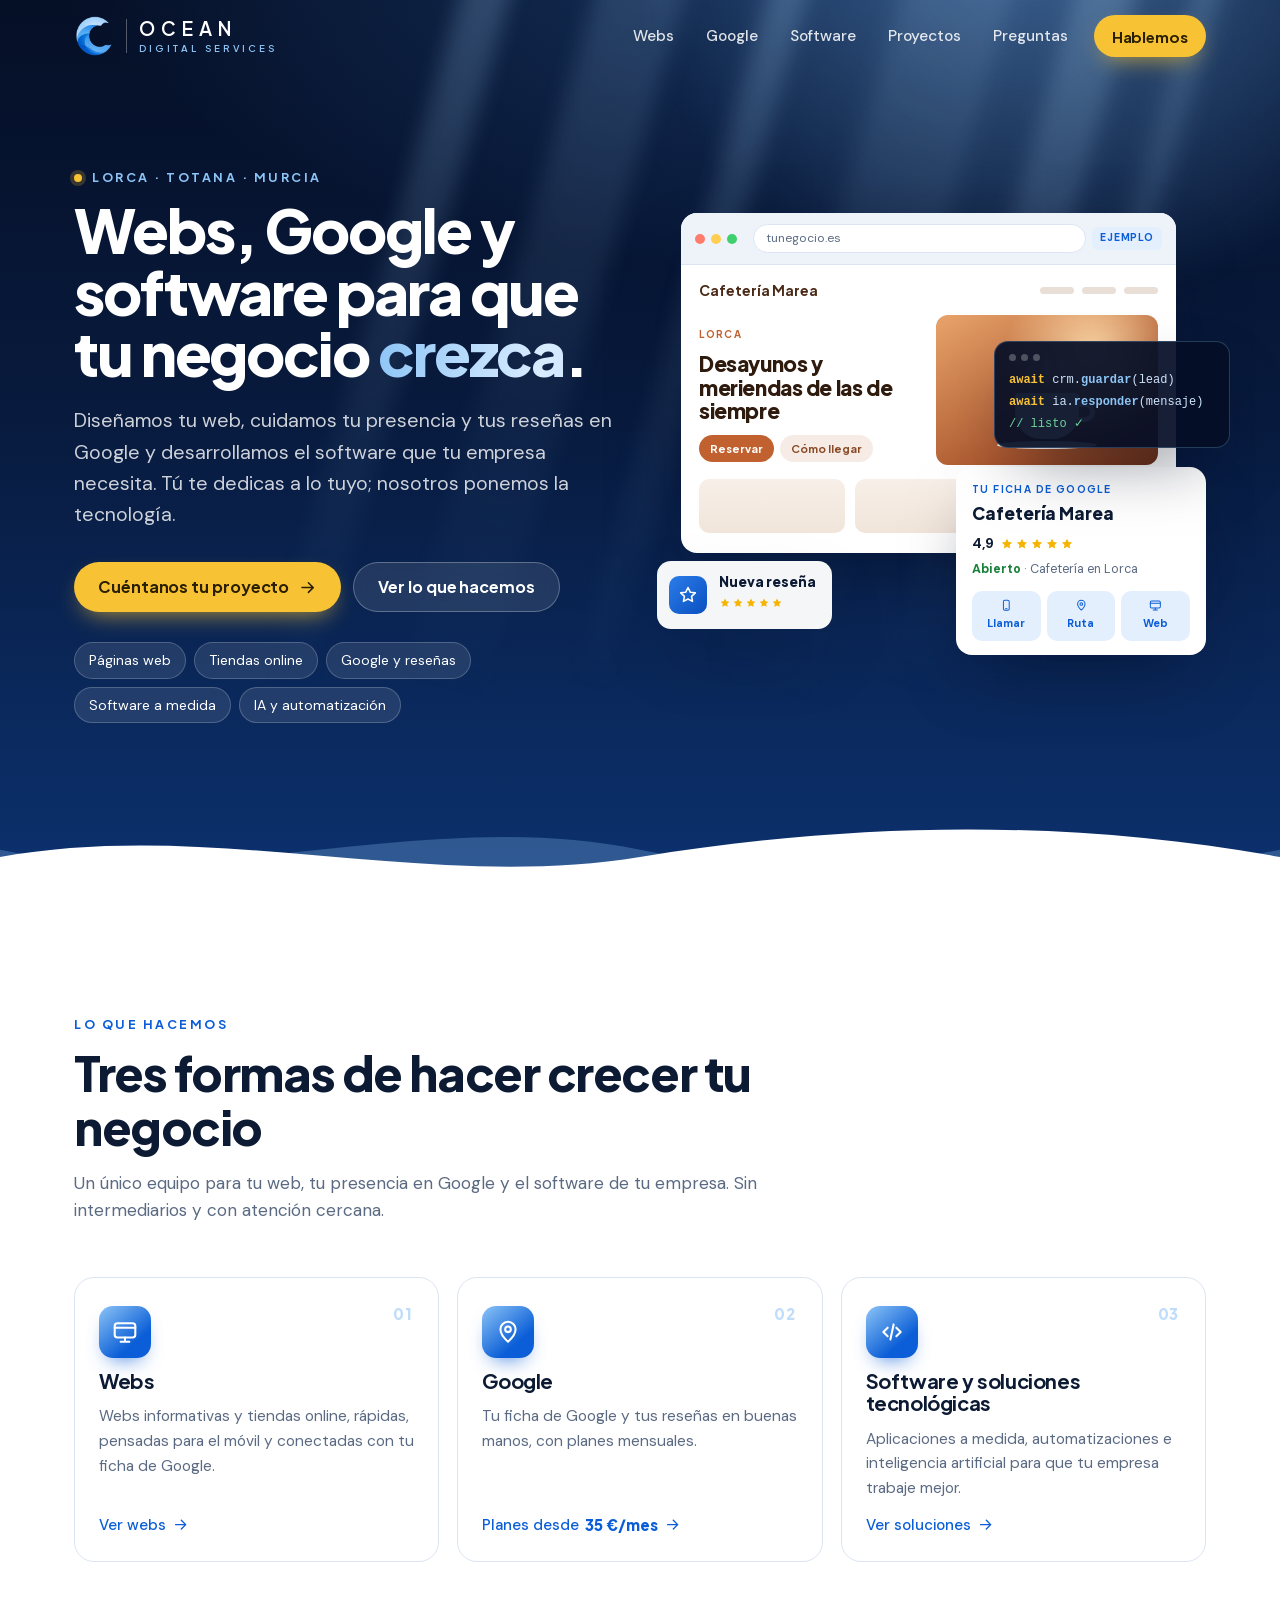
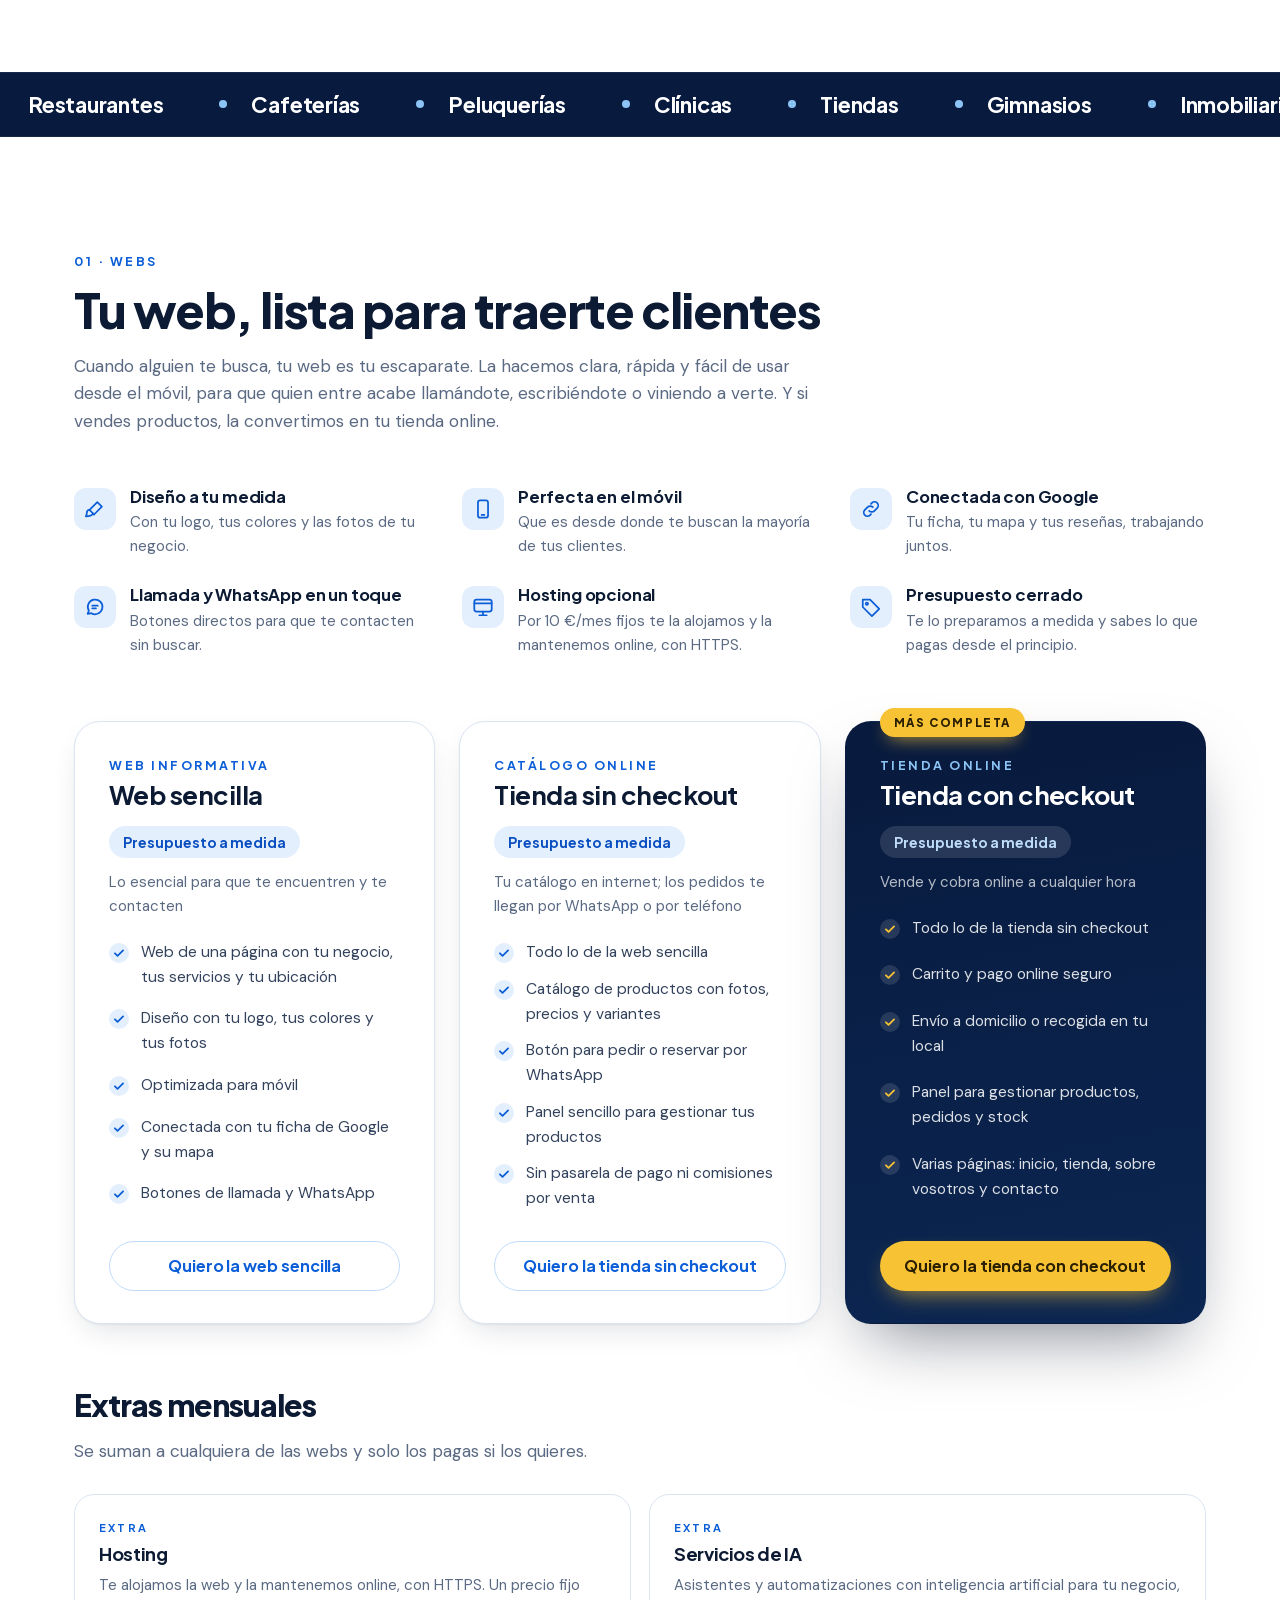
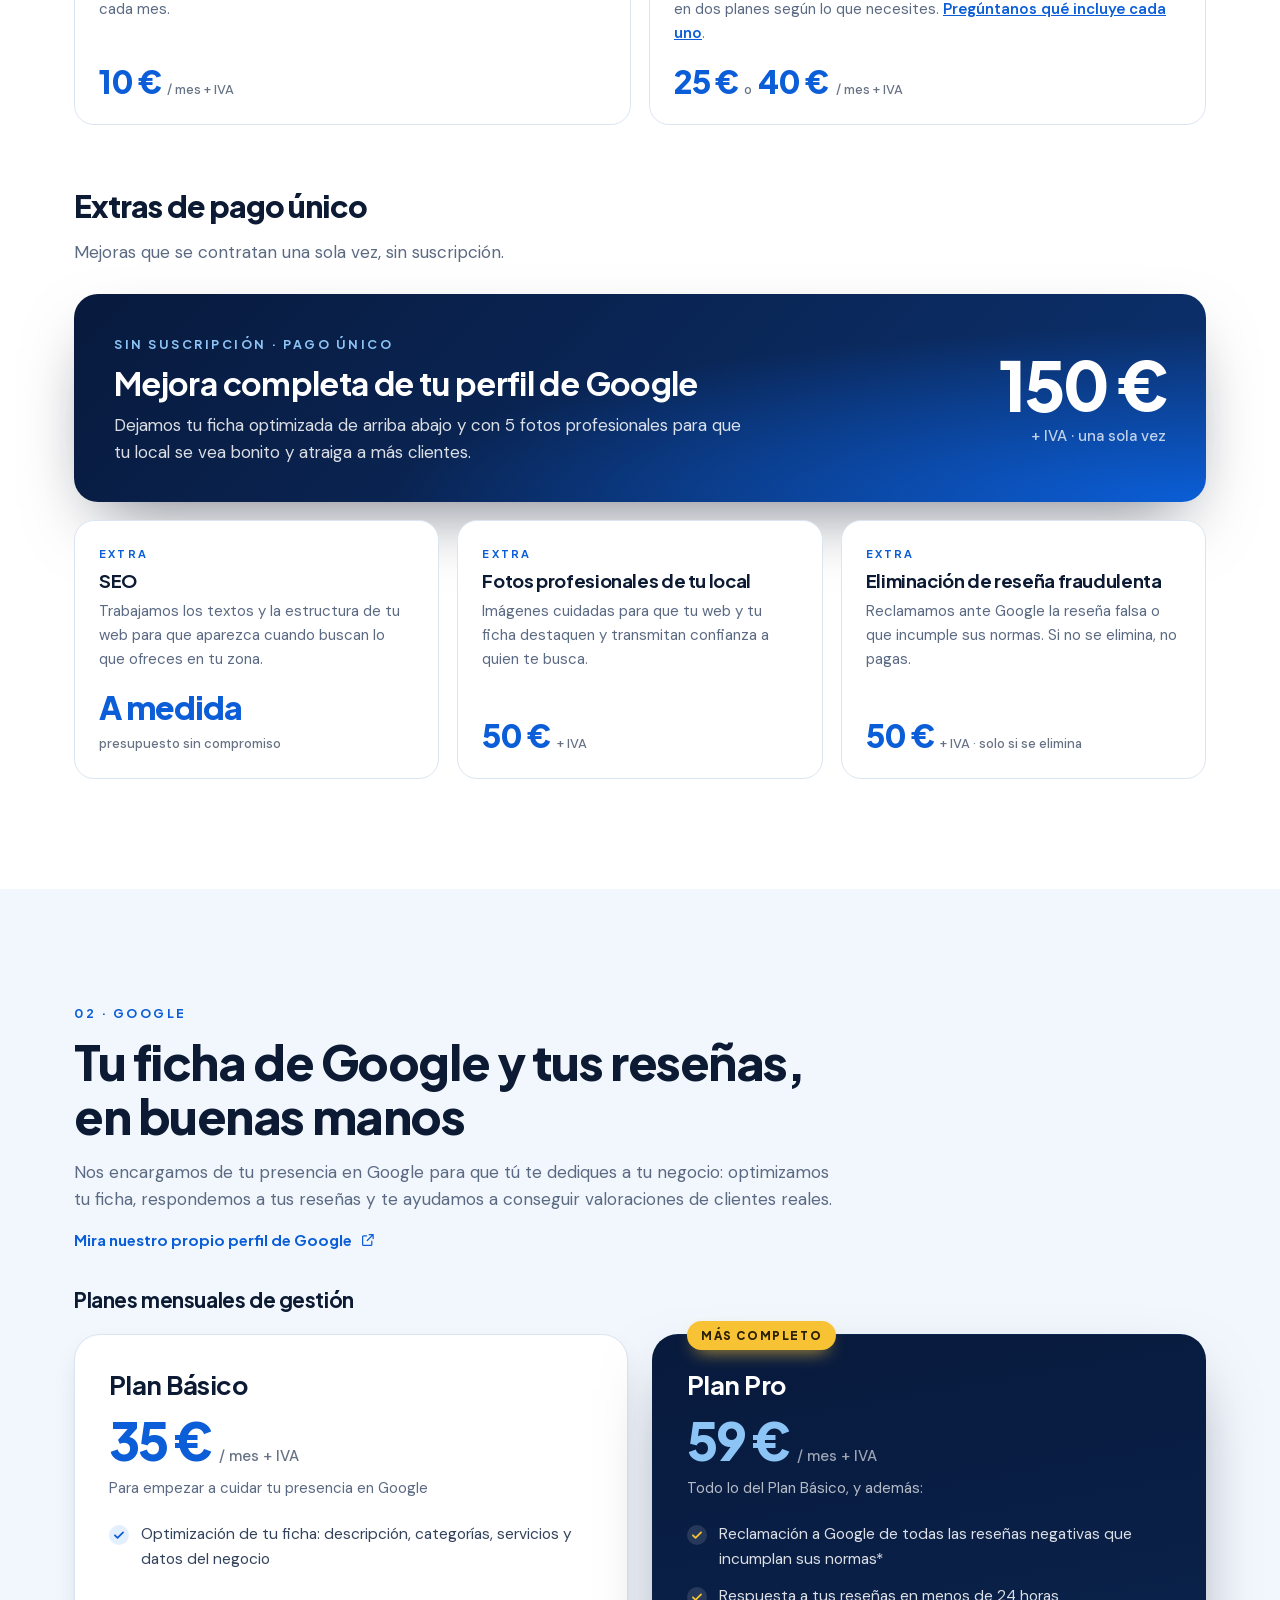
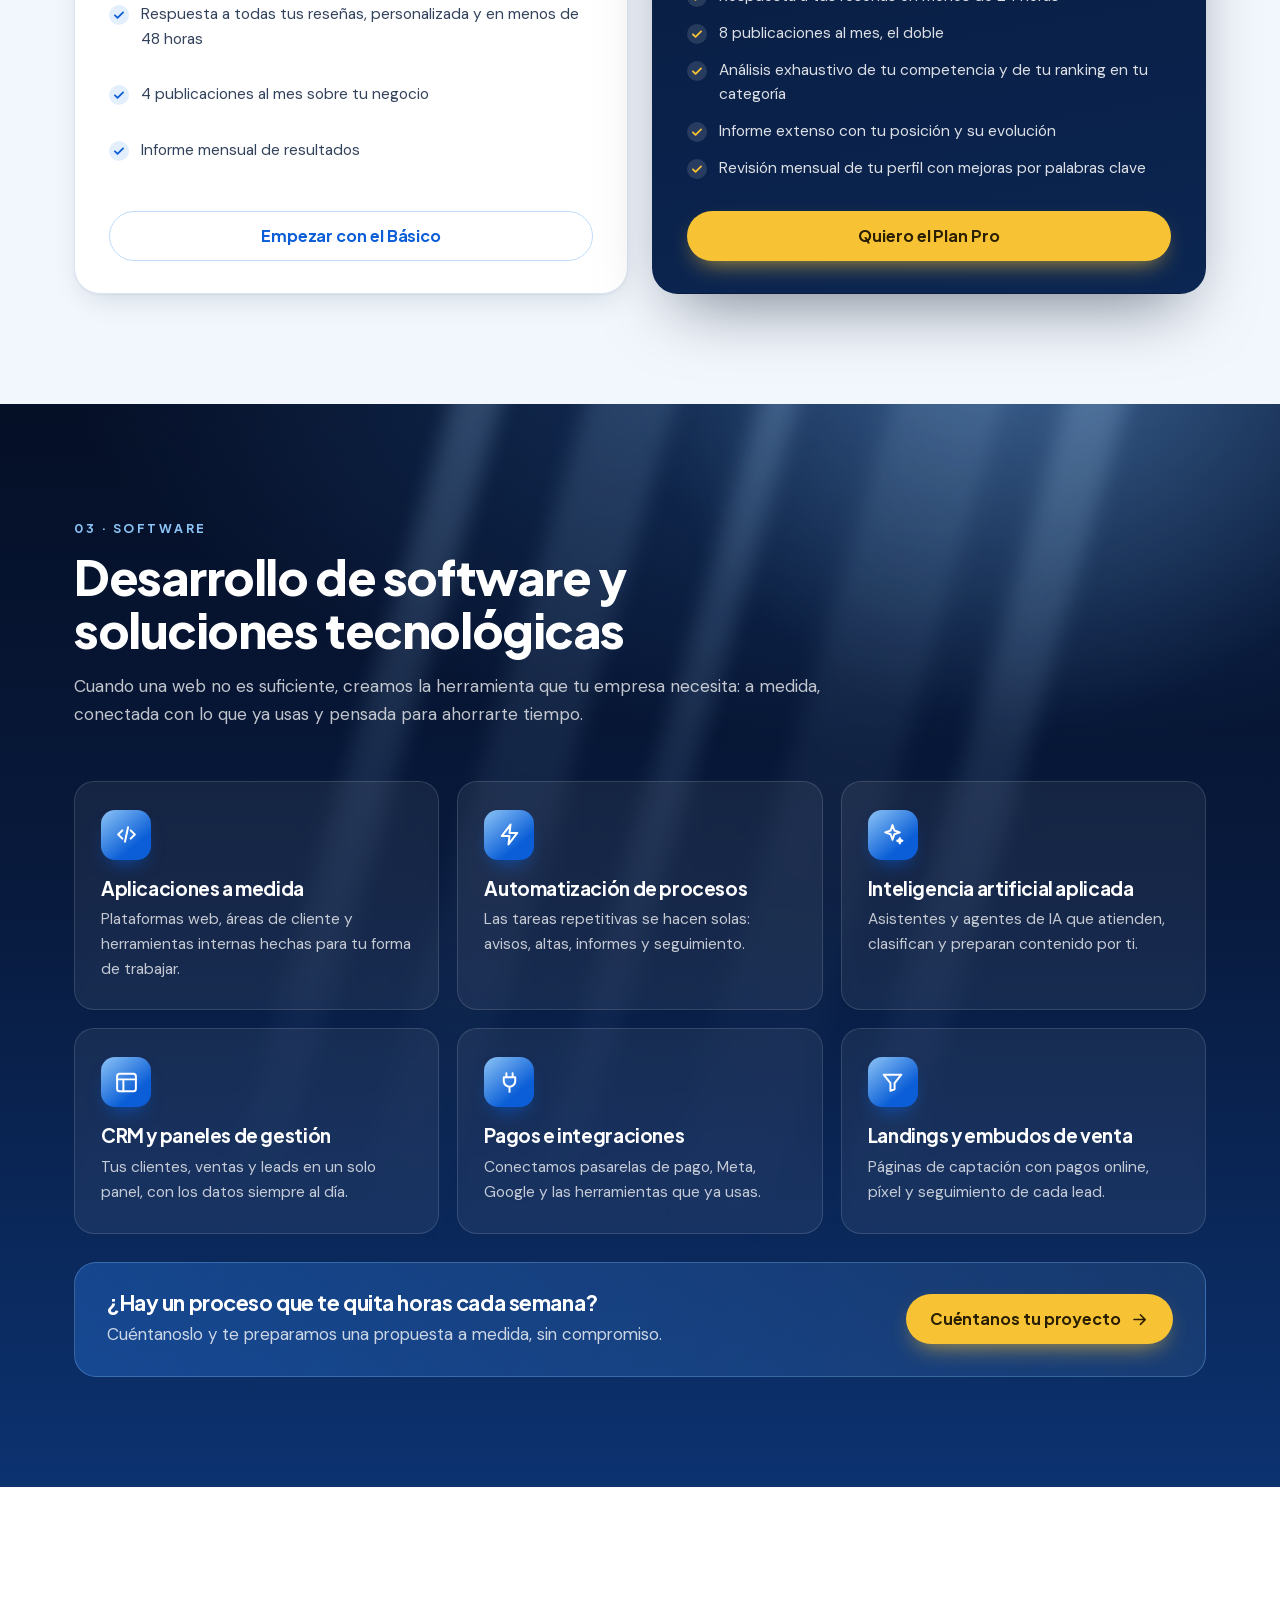
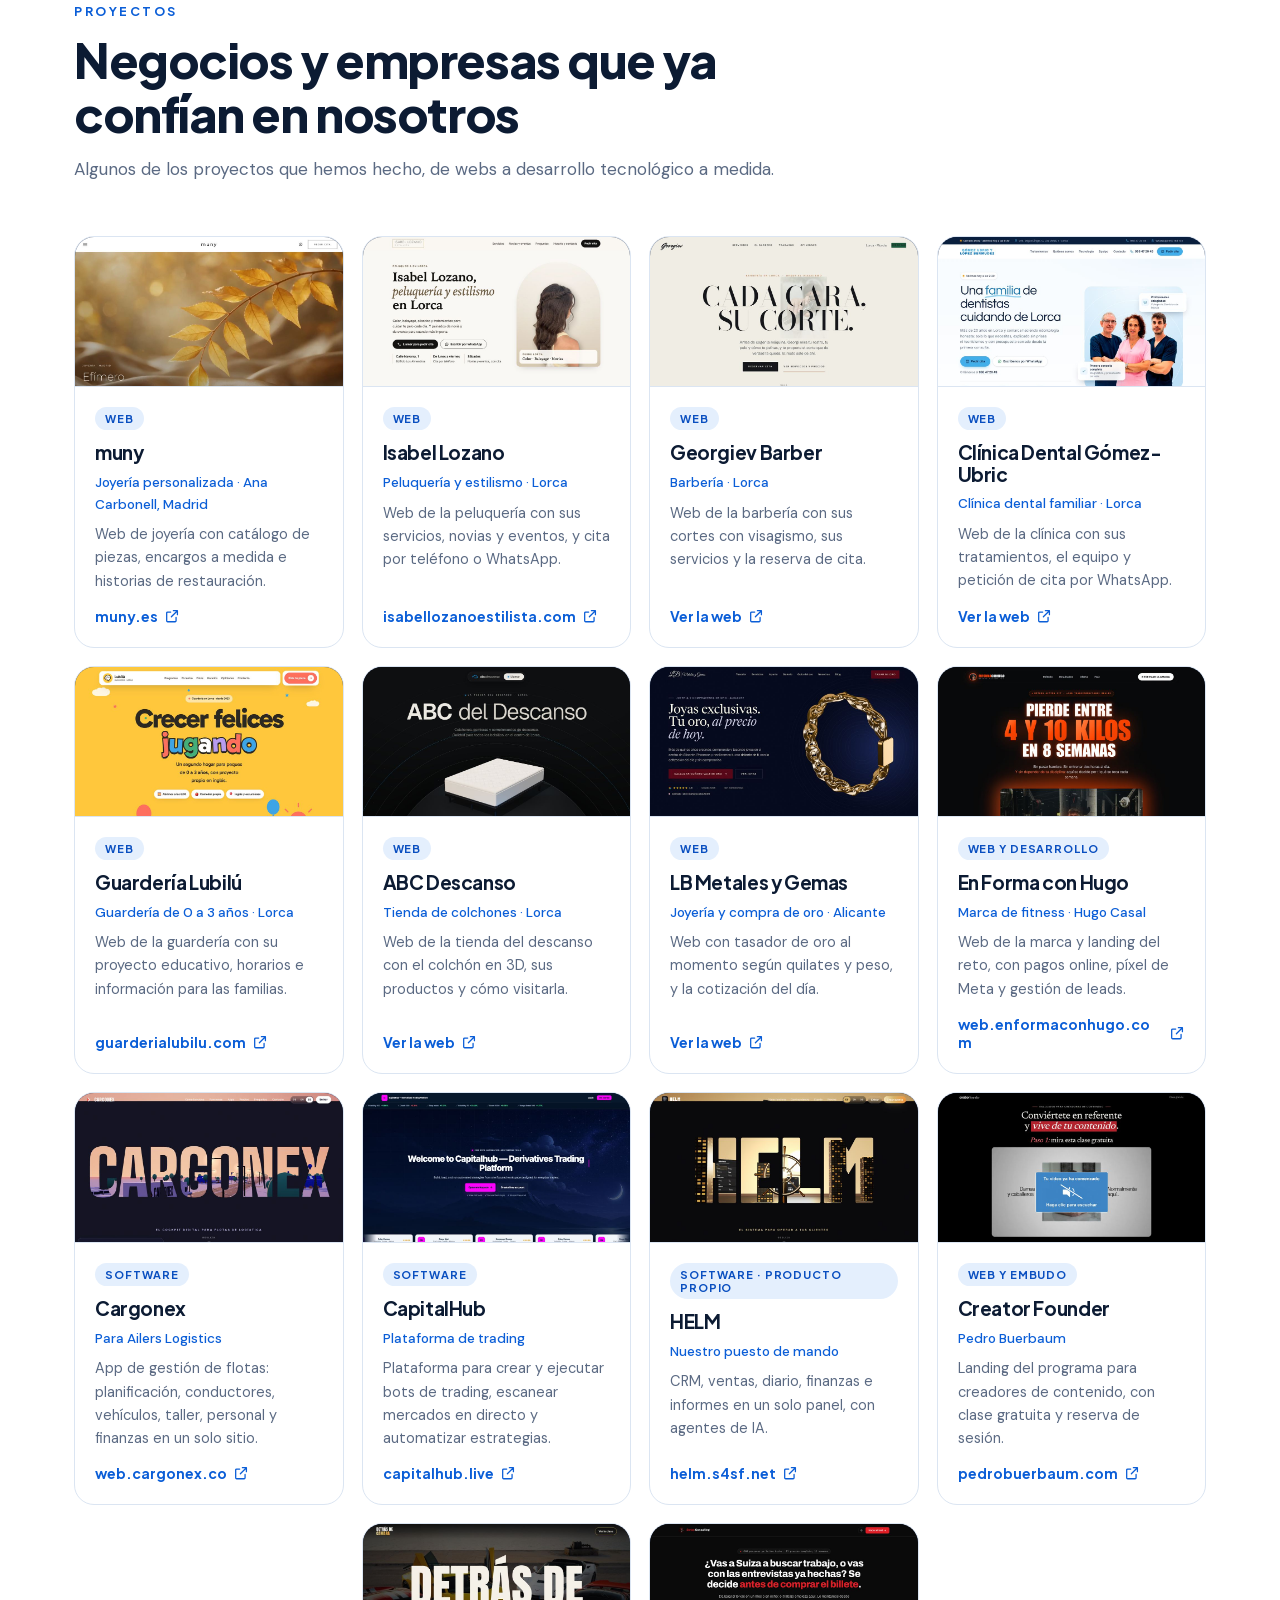
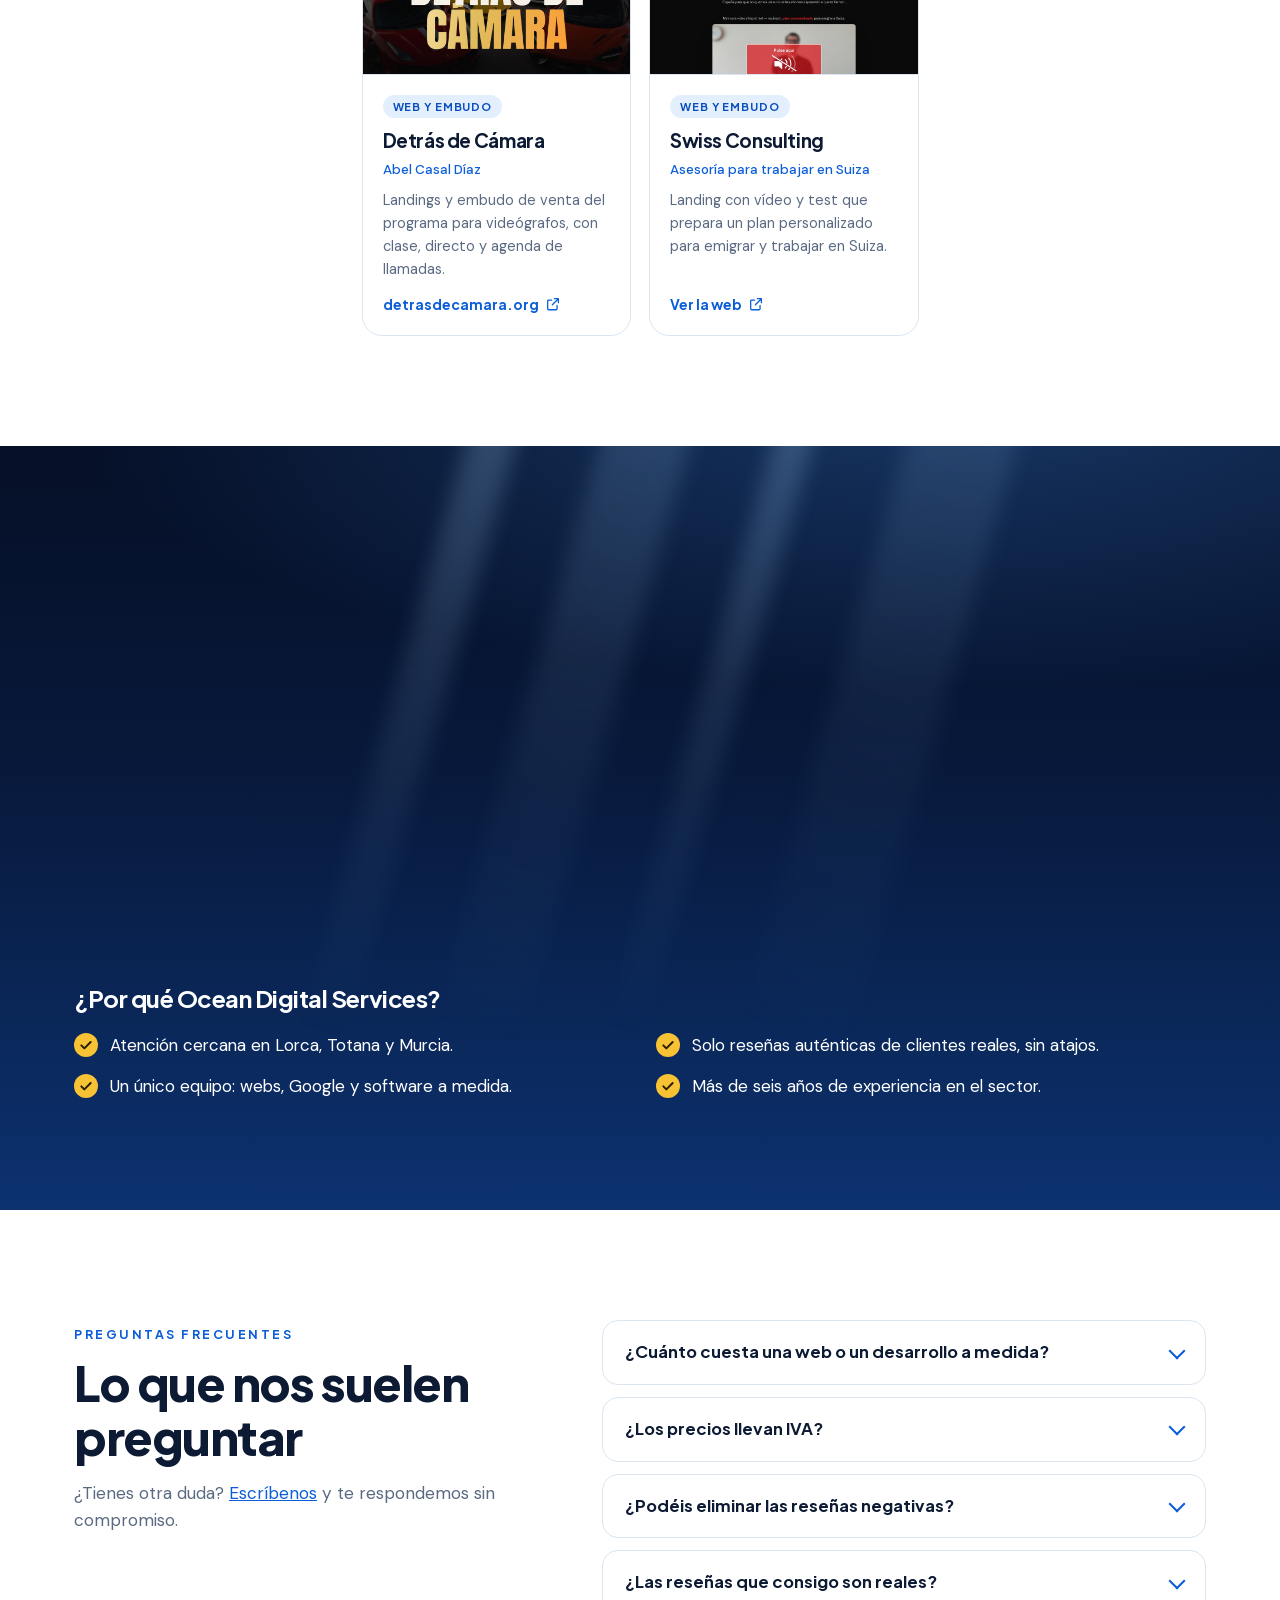
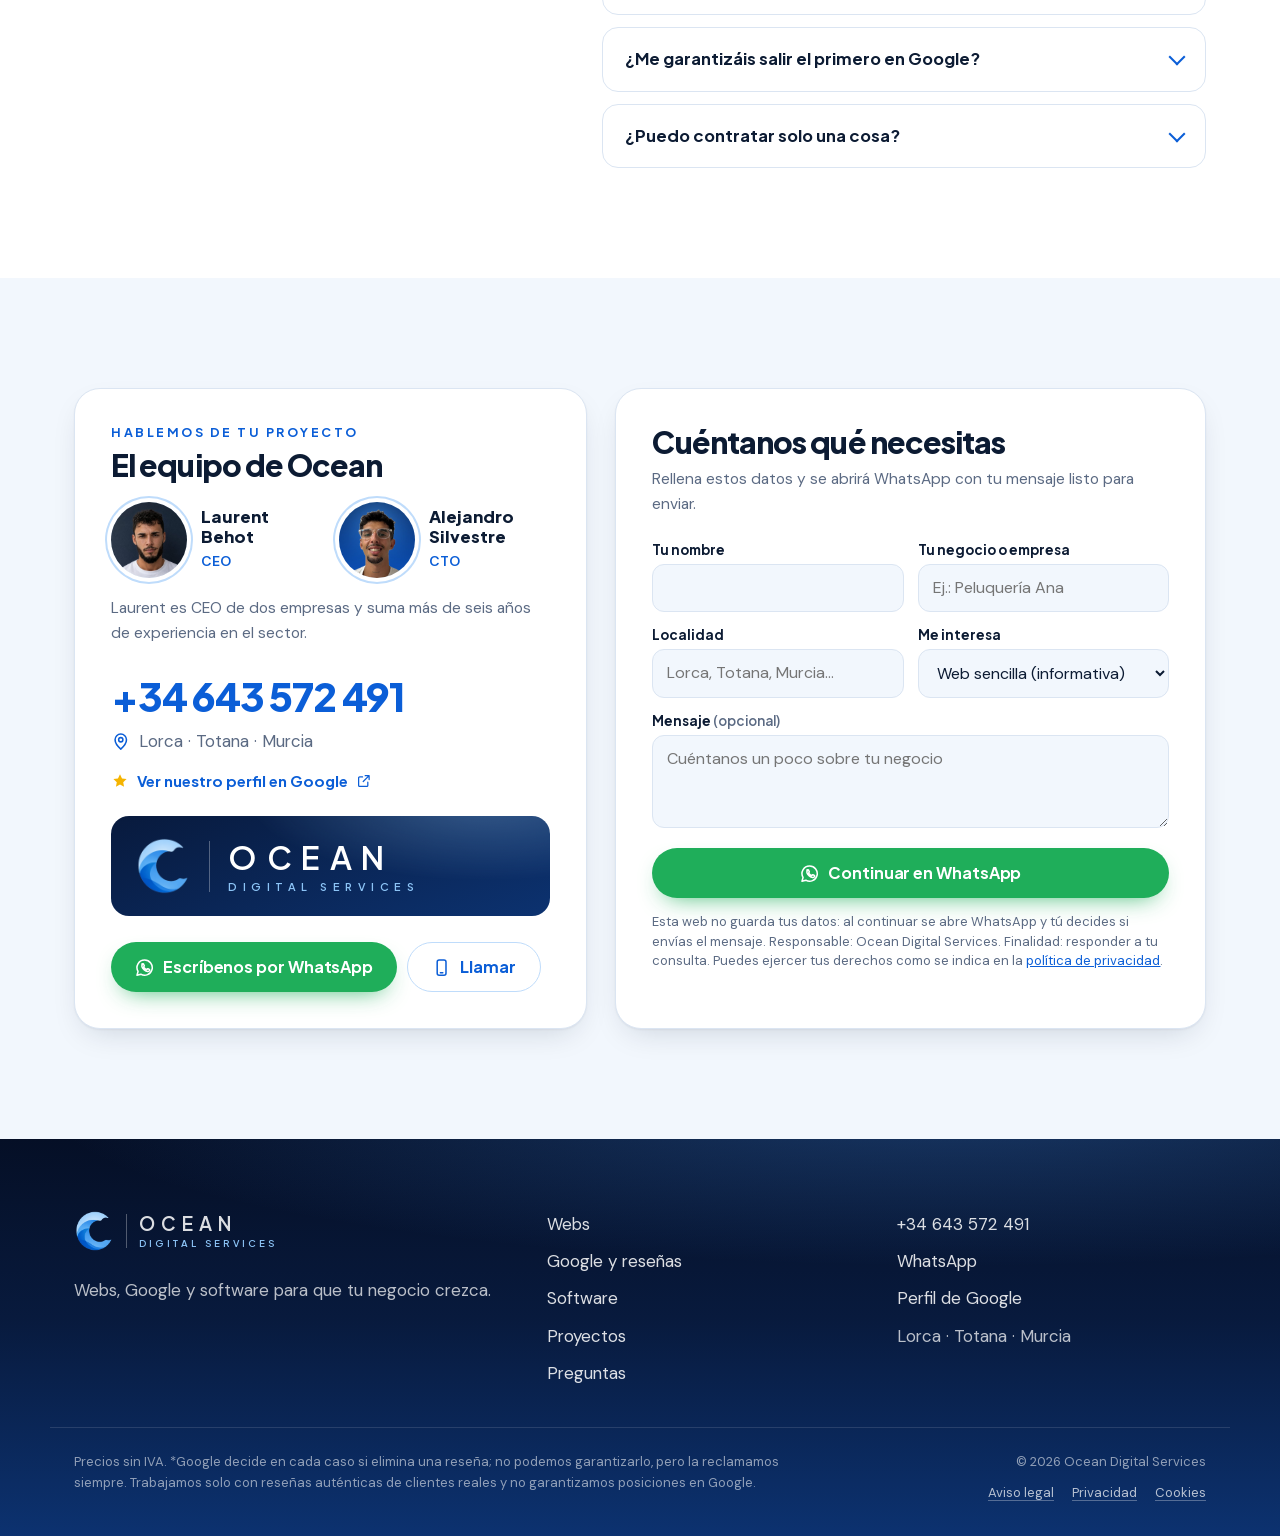
<file: index.html>
<!doctype html>
<html lang="es">
<head>
  <meta charset="utf-8">
  <meta name="viewport" content="width=device-width, initial-scale=1">
  <title>Ocean Digital Services · Webs, Google y software para tu negocio</title>
  <meta name="description" content="Páginas web y tiendas online, gestión de Google y reseñas y desarrollo de software a medida para negocios y empresas. Lorca, Totana y Murcia.">
  <meta name="theme-color" content="#061430">
  <link rel="icon" type="image/png" href="assets/favicon.png">
  <link rel="apple-touch-icon" href="assets/apple-touch-icon.png">

  <meta property="og:type" content="website">
  <meta property="og:locale" content="es_ES">
  <meta property="og:title" content="Ocean Digital Services · Webs, Google y software para que tu negocio crezca">
  <meta property="og:description" content="Páginas web, gestión de Google y reseñas, desarrollo de software y soluciones tecnológicas. Lorca, Totana y Murcia.">
  <meta property="og:url" content="https://www.oceandigitalservices.com/">
  <meta property="og:image" content="https://www.oceandigitalservices.com/assets/og-image.jpg">
  <meta property="og:image:width" content="1200">
  <meta property="og:image:height" content="630">
  <meta name="twitter:card" content="summary_large_image">
  <link rel="canonical" href="https://www.oceandigitalservices.com/">

  <link rel="preload" href="fonts/plus-jakarta-sans-latin.woff2" as="font" type="font/woff2" crossorigin>
  <link rel="preload" href="fonts/dm-sans-latin.woff2" as="font" type="font/woff2" crossorigin>
  <link rel="stylesheet" href="styles.css">
  <script>document.documentElement.classList.add('js')</script>

  <script type="application/ld+json">
  {
    "@context": "https://schema.org",
    "@type": "ProfessionalService",
    "name": "Ocean Digital Services",
    "description": "Páginas web y tiendas online, gestión de la ficha de Google y reseñas y desarrollo de software y soluciones tecnológicas.",
    "url": "https://www.oceandigitalservices.com/",
    "image": "https://www.oceandigitalservices.com/assets/og-image.jpg",
    "logo": "https://www.oceandigitalservices.com/assets/logo.png",
    "telephone": "+34643572491",
    "sameAs": ["https://www.google.com/search?kgmid=/g/11p1_z3lt1"],
    "founder": [
      { "@type": "Person", "name": "Laurent Behot", "jobTitle": "CEO" },
      { "@type": "Person", "name": "Alejandro Silvestre", "jobTitle": "CTO" }
    ],
    "areaServed": [
      { "@type": "City", "name": "Lorca" },
      { "@type": "City", "name": "Totana" },
      { "@type": "City", "name": "Murcia" }
    ]
  }
  </script>
</head>
<body>
  <svg width="0" height="0" style="position:absolute" aria-hidden="true">
    <symbol id="i-web" viewBox="0 0 24 24"><rect x="2.5" y="4" width="19" height="13" rx="2.5"/><path d="M8 21h8M12 17v4M2.5 8h19"/></symbol>
    <symbol id="i-pin" viewBox="0 0 24 24"><path d="M12 21s-7-6.2-7-11.5A7 7 0 0 1 19 9.5C19 14.8 12 21 12 21z"/><circle cx="12" cy="9.5" r="2.6"/></symbol>
    <symbol id="i-search" viewBox="0 0 24 24"><circle cx="10.5" cy="10.5" r="6.5"/><path d="m20 20-4.8-4.8M7.5 12l2-2 1.5 1.5L14 8.5"/></symbol>
    <symbol id="i-brush" viewBox="0 0 24 24"><path d="M14.5 4.5 19.5 9.5 11 18l-5-5z"/><path d="M6 13c-2 0-3 1.5-3 3.5S2 20 2 20s3.5 0 5.5-1S10 16 11 18"/></symbol>
    <symbol id="i-phone" viewBox="0 0 24 24"><rect x="6.5" y="2.5" width="11" height="19" rx="2.5"/><path d="M10.5 18.5h3"/></symbol>
    <symbol id="i-link" viewBox="0 0 24 24"><path d="M10 14a4 4 0 0 0 5.7 0l3-3a4 4 0 0 0-5.7-5.7l-1 1"/><path d="M14 10a4 4 0 0 0-5.7 0l-3 3a4 4 0 0 0 5.7 5.7l1-1"/></symbol>
    <symbol id="i-chat" viewBox="0 0 24 24"><path d="M4 19.5 5.3 16A8 8 0 1 1 8 18.7z"/><path d="M9 10.5h6M9 13.5h4"/></symbol>
    <symbol id="i-target" viewBox="0 0 24 24"><circle cx="12" cy="12" r="8.5"/><circle cx="12" cy="12" r="4.5"/><circle cx="12" cy="12" r="1"/></symbol>
    <symbol id="i-tag" viewBox="0 0 24 24"><path d="M3 12V4h8l10 10-8 8z"/><circle cx="7.5" cy="8.5" r="1.3"/></symbol>
    <symbol id="i-check" viewBox="0 0 24 24"><path d="m5 12.5 4.5 4.5L19 7.5"/></symbol>
    <symbol id="i-arrow" viewBox="0 0 24 24"><path d="M5 12h14M13 6l6 6-6 6"/></symbol>
    <symbol id="i-star" viewBox="0 0 24 24"><path d="m12 3 2.7 5.6 6.1.8-4.5 4.2 1.1 6L12 16.8 6.6 19.6l1.1-6-4.5-4.2 6.1-.8z"/></symbol>
    <symbol id="i-code" viewBox="0 0 24 24"><path d="m8 8-4 4 4 4M16 8l4 4-4 4M13.5 5l-3 14"/></symbol>
    <symbol id="i-bolt" viewBox="0 0 24 24"><path d="M13 2.5 4.5 13.5H12l-1 8 8.5-11H12z"/></symbol>
    <symbol id="i-spark" viewBox="0 0 24 24"><path d="M12 3l1.8 5.2L19 10l-5.2 1.8L12 17l-1.8-5.2L5 10l5.2-1.8z"/><path d="M19 15.5l.7 1.8 1.8.7-1.8.7-.7 1.8-.7-1.8-1.8-.7 1.8-.7z"/></symbol>
    <symbol id="i-panel" viewBox="0 0 24 24"><rect x="3" y="3.5" width="18" height="17" rx="2.5"/><path d="M3 9h18M9 9v11.5"/></symbol>
    <symbol id="i-plug" viewBox="0 0 24 24"><path d="M9 7V3M15 7V3M6.5 7h11v3.5a5.5 5.5 0 0 1-11 0zM12 16v5"/></symbol>
    <symbol id="i-funnel" viewBox="0 0 24 24"><path d="M3.5 4.5h17l-6.5 8v6l-4 1.5v-7.5z"/></symbol>
    <symbol id="i-out" viewBox="0 0 24 24"><path d="M14 4h6v6M20 4l-9 9M18 14v5a1.5 1.5 0 0 1-1.5 1.5h-11A1.5 1.5 0 0 1 4 19V7.5A1.5 1.5 0 0 1 5.5 6H10"/></symbol>
    <symbol id="i-wa" viewBox="0 0 24 24"><path d="M12 2.5A9.5 9.5 0 0 0 3.8 16.8L2.5 21.5l4.8-1.3A9.5 9.5 0 1 0 12 2.5z"/><path d="M8.6 7.6c.3-.4.6-.4.9-.4h.6c.2 0 .4 0 .6.5l.8 1.9c.1.2.1.4 0 .6l-.5.7c-.1.2-.2.3 0 .6.4.7 1 1.4 1.7 1.9.6.5 1.2.8 1.6 1 .2.1.4.1.5-.1l.7-.8c.2-.2.4-.2.6-.1l1.8.9c.2.1.4.2.4.4 0 .5-.1 1.1-.5 1.5-.5.5-1.3.8-2 .7-1-.1-2.6-.6-4.2-2s-2.6-3-2.9-4c-.3-1 0-1.9.4-2.3z" class="fill"/></symbol>
  </svg>

  <a class="skip" href="#contenido">Saltar al contenido</a>

  <header class="site-header" id="top">
    <div class="wrap header-inner">
      <a class="brand" href="#top" aria-label="Ocean Digital Services, inicio">
        <img src="assets/logo.png" alt="" width="40" height="40">
        <span class="brand-text"><strong>OCEAN</strong><small>DIGITAL SERVICES</small></span>
      </a>
      <nav class="nav" id="nav" aria-label="Principal">
        <a href="#webs">Webs</a>
        <a href="#google">Google</a>
        <a href="#software">Software</a>
        <a href="#proyectos">Proyectos</a>
        <a href="#preguntas">Preguntas</a>
        <a class="btn btn-sun btn-sm nav-cta" href="#contacto">Hablemos</a>
      </nav>
      <button class="menu-btn" type="button" aria-expanded="false" aria-controls="nav" aria-label="Abrir menú"><span></span><span></span></button>
    </div>
  </header>

  <main id="contenido">
    <!-- HERO -->
    <section class="hero ocean">
      <div class="ocean-fx" aria-hidden="true">
        <div class="glow"></div>
        <div class="rays"><i></i><i></i><i></i><i></i><i></i><i></i></div>
        <div class="particles"></div>
      </div>

      <div class="wrap hero-grid">
        <div class="hero-copy">
          <p class="eyebrow eyebrow-light"><span class="dot"></span> Lorca · Totana · Murcia</p>
          <h1>Webs, Google y software para que tu negocio <span class="grad">crezca</span>.</h1>
          <p class="lead">Diseñamos tu web, cuidamos tu presencia y tus reseñas en Google y desarrollamos el software que tu empresa necesita. Tú te dedicas a lo tuyo; nosotros ponemos la tecnología.</p>
          <div class="hero-ctas">
            <a class="btn btn-sun" href="#contacto">Cuéntanos tu proyecto <svg class="ic"><use href="#i-arrow"/></svg></a>
            <a class="btn btn-glass" href="#servicios">Ver lo que hacemos</a>
          </div>
          <ul class="chips" aria-label="Qué hacemos">
            <li>Páginas web</li><li>Tiendas online</li><li>Google y reseñas</li><li>Software a medida</li><li>IA y automatización</li>
          </ul>
        </div>

        <div class="hero-visual" aria-hidden="true">
          <div class="browser float-a">
            <div class="browser-bar"><span></span><span></span><span></span><div class="url">tunegocio.es</div><em class="tag">Ejemplo</em></div>
            <div class="site">
              <div class="site-nav"><b>Cafetería Marea</b><span><i></i><i></i><i></i></span></div>
              <div class="site-hero">
                <div class="site-copy">
                  <small>Lorca</small>
                  <strong>Desayunos y meriendas de las de siempre</strong>
                  <div class="site-btns"><em>Reservar</em><em class="ghost">Cómo llegar</em></div>
                </div>
                <div class="site-img"><span class="cup"></span><span class="steam"></span></div>
              </div>
              <div class="site-cards"><i></i><i></i><i></i></div>
            </div>
          </div>

          <div class="gcard float-b">
            <small class="gcard-label">Tu ficha de Google</small>
            <strong>Cafetería Marea</strong>
            <div class="rating"><b>4,9</b><span class="stars"><svg><use href="#i-star"/></svg><svg><use href="#i-star"/></svg><svg><use href="#i-star"/></svg><svg><use href="#i-star"/></svg><svg><use href="#i-star"/></svg></span></div>
            <p><span class="open">Abierto</span> · Cafetería en Lorca</p>
            <div class="gcard-actions"><span><svg class="ic"><use href="#i-phone"/></svg>Llamar</span><span><svg class="ic"><use href="#i-pin"/></svg>Ruta</span><span><svg class="ic"><use href="#i-web"/></svg>Web</span></div>
          </div>

          <div class="codecard float-d">
            <span class="code-dots"><i></i><i></i><i></i></span>
            <code><span><b class="k">await</b> crm.<b class="f">guardar</b>(lead)</span><span><b class="k">await</b> ia.<b class="f">responder</b>(mensaje)</span><span class="c">// listo ✓</span></code>
          </div>

          <div class="toast float-c">
            <span class="toast-ic"><svg class="ic"><use href="#i-star"/></svg></span>
            <span><strong>Nueva reseña</strong><span class="stars sm"><svg><use href="#i-star"/></svg><svg><use href="#i-star"/></svg><svg><use href="#i-star"/></svg><svg><use href="#i-star"/></svg><svg><use href="#i-star"/></svg></span></span>
          </div>
        </div>
      </div>

      <div class="waves" aria-hidden="true">
        <svg class="wave back" viewBox="0 0 2880 120" preserveAspectRatio="none"><path d="M0 64C240 112 480 16 720 64S1200 112 1440 64 1920 16 2160 64 2640 112 2880 64V120H0Z"/></svg>
        <svg class="wave front" viewBox="0 0 2880 120" preserveAspectRatio="none"><path d="M0 72C240 30 480 110 720 72S1200 30 1440 72 1920 110 2160 72 2640 30 2880 72V120H0Z"/></svg>
      </div>
    </section>

    <!-- SERVICIOS -->
    <section class="section" id="servicios">
      <div class="wrap">
        <div class="section-head reveal">
          <p class="eyebrow">Lo que hacemos</p>
          <h2>Tres formas de hacer crecer tu negocio</h2>
          <p class="sub">Un único equipo para tu web, tu presencia en Google y el software de tu empresa. Sin intermediarios y con atención cercana.</p>
        </div>

        <div class="services">
          <a class="service reveal" href="#webs">
            <span class="service-n">01</span>
            <span class="service-ic"><svg class="ic"><use href="#i-web"/></svg></span>
            <h3>Webs</h3>
            <p>Webs informativas y tiendas online, rápidas, pensadas para el móvil y conectadas con tu ficha de Google.</p>
            <span class="service-foot">Ver webs <svg class="ic"><use href="#i-arrow"/></svg></span>
          </a>
          <a class="service reveal" href="#google">
            <span class="service-n">02</span>
            <span class="service-ic"><svg class="ic"><use href="#i-pin"/></svg></span>
            <h3>Google</h3>
            <p>Tu ficha de Google y tus reseñas en buenas manos, con planes mensuales.</p>
            <span class="service-foot">Planes desde <b>35 €/mes</b> <svg class="ic"><use href="#i-arrow"/></svg></span>
          </a>
          <a class="service reveal" href="#software">
            <span class="service-n">03</span>
            <span class="service-ic"><svg class="ic"><use href="#i-code"/></svg></span>
            <h3>Software y soluciones tecnológicas</h3>
            <p>Aplicaciones a medida, automatizaciones e inteligencia artificial para que tu empresa trabaje mejor.</p>
            <span class="service-foot">Ver soluciones <svg class="ic"><use href="#i-arrow"/></svg></span>
          </a>
        </div>
      </div>
    </section>

    <!-- PARA QUIÉN -->
    <div class="ticker" aria-label="Sectores con los que trabajamos">
      <div class="ticker-track">
        <span>Restaurantes</span><span>Cafeterías</span><span>Peluquerías</span><span>Clínicas</span><span>Tiendas</span><span>Gimnasios</span><span>Inmobiliarias</span><span>Academias</span><span>Consultoras</span><span>Empresas de logística</span><span>Marcas personales</span><span>Hoteles</span>
        <span aria-hidden="true">Restaurantes</span><span aria-hidden="true">Cafeterías</span><span aria-hidden="true">Peluquerías</span><span aria-hidden="true">Clínicas</span><span aria-hidden="true">Tiendas</span><span aria-hidden="true">Gimnasios</span><span aria-hidden="true">Inmobiliarias</span><span aria-hidden="true">Academias</span><span aria-hidden="true">Consultoras</span><span aria-hidden="true">Empresas de logística</span><span aria-hidden="true">Marcas personales</span><span aria-hidden="true">Hoteles</span>
      </div>
    </div>

    <!-- WEBS -->
    <section class="section" id="webs">
      <div class="wrap">
        <div class="section-head reveal">
          <p class="eyebrow">01 · Webs</p>
          <h2>Tu web, lista para traerte clientes</h2>
          <p class="sub">Cuando alguien te busca, tu web es tu escaparate. La hacemos clara, rápida y fácil de usar desde el móvil, para que quien entre acabe llamándote, escribiéndote o viniendo a verte. Y si vendes productos, la convertimos en tu tienda online.</p>
        </div>

        <ul class="features reveal">
          <li><span class="f-ic"><svg class="ic"><use href="#i-brush"/></svg></span><div><h3>Diseño a tu medida</h3><p>Con tu logo, tus colores y las fotos de tu negocio.</p></div></li>
          <li><span class="f-ic"><svg class="ic"><use href="#i-phone"/></svg></span><div><h3>Perfecta en el móvil</h3><p>Que es desde donde te buscan la mayoría de tus clientes.</p></div></li>
          <li><span class="f-ic"><svg class="ic"><use href="#i-link"/></svg></span><div><h3>Conectada con Google</h3><p>Tu ficha, tu mapa y tus reseñas, trabajando juntos.</p></div></li>
          <li><span class="f-ic"><svg class="ic"><use href="#i-chat"/></svg></span><div><h3>Llamada y WhatsApp en un toque</h3><p>Botones directos para que te contacten sin buscar.</p></div></li>
          <li><span class="f-ic"><svg class="ic"><use href="#i-web"/></svg></span><div><h3>Hosting opcional</h3><p>Por 10 €/mes fijos te la alojamos y la mantenemos online, con HTTPS.</p></div></li>
          <li><span class="f-ic"><svg class="ic"><use href="#i-tag"/></svg></span><div><h3>Presupuesto cerrado</h3><p>Te lo preparamos a medida y sabes lo que pagas desde el principio.</p></div></li>
        </ul>

        <div class="plans web-plans">
          <article class="plan reveal">
            <p class="eyebrow">Web informativa</p>
            <h3>Web sencilla</h3>
            <p class="plan-tag">Presupuesto a medida</p>
            <p class="plan-for">Lo esencial para que te encuentren y te contacten</p>
            <ul class="ticks">
              <li><svg class="ic"><use href="#i-check"/></svg>Web de una página con tu negocio, tus servicios y tu ubicación</li>
              <li><svg class="ic"><use href="#i-check"/></svg>Diseño con tu logo, tus colores y tus fotos</li>
              <li><svg class="ic"><use href="#i-check"/></svg>Optimizada para móvil</li>
              <li><svg class="ic"><use href="#i-check"/></svg>Conectada con tu ficha de Google y su mapa</li>
              <li><svg class="ic"><use href="#i-check"/></svg>Botones de llamada y WhatsApp</li>
            </ul>
            <a class="btn btn-outline btn-block" href="#contacto" data-servicio="Web sencilla (informativa)">Quiero la web sencilla</a>
          </article>

          <article class="plan reveal">
            <p class="eyebrow">Catálogo online</p>
            <h3>Tienda sin checkout</h3>
            <p class="plan-tag">Presupuesto a medida</p>
            <p class="plan-for">Tu catálogo en internet; los pedidos te llegan por WhatsApp o por teléfono</p>
            <ul class="ticks">
              <li><svg class="ic"><use href="#i-check"/></svg>Todo lo de la web sencilla</li>
              <li><svg class="ic"><use href="#i-check"/></svg>Catálogo de productos con fotos, precios y variantes</li>
              <li><svg class="ic"><use href="#i-check"/></svg>Botón para pedir o reservar por WhatsApp</li>
              <li><svg class="ic"><use href="#i-check"/></svg>Panel sencillo para gestionar tus productos</li>
              <li><svg class="ic"><use href="#i-check"/></svg>Sin pasarela de pago ni comisiones por venta</li>
            </ul>
            <a class="btn btn-outline btn-block" href="#contacto" data-servicio="Tienda online sin checkout">Quiero la tienda sin checkout</a>
          </article>

          <article class="plan plan-pro reveal">
            <span class="badge">Más completa</span>
            <p class="eyebrow eyebrow-light">Tienda online</p>
            <h3>Tienda con checkout</h3>
            <p class="plan-tag">Presupuesto a medida</p>
            <p class="plan-for">Vende y cobra online a cualquier hora</p>
            <ul class="ticks">
              <li><svg class="ic"><use href="#i-check"/></svg>Todo lo de la tienda sin checkout</li>
              <li><svg class="ic"><use href="#i-check"/></svg>Carrito y pago online seguro</li>
              <li><svg class="ic"><use href="#i-check"/></svg>Envío a domicilio o recogida en tu local</li>
              <li><svg class="ic"><use href="#i-check"/></svg>Panel para gestionar productos, pedidos y stock</li>
              <li><svg class="ic"><use href="#i-check"/></svg>Varias páginas: inicio, tienda, sobre vosotros y contacto</li>
            </ul>
            <a class="btn btn-sun btn-block" href="#contacto" data-servicio="Tienda online con checkout">Quiero la tienda con checkout</a>
          </article>
        </div>

        <div class="web-extras">
          <div class="section-head section-head-sm reveal">
            <h2 class="h3">Extras mensuales</h2>
            <p class="sub">Se suman a cualquiera de las webs y solo los pagas si los quieres.</p>
          </div>
          <div class="extras extras-2">
            <article class="extra reveal">
              <p class="eyebrow">Extra</p>
              <h3>Hosting</h3>
              <p>Te alojamos la web y la mantenemos online, con HTTPS. Un precio fijo cada mes.</p>
              <p class="extra-price">10 €<small>/ mes + IVA</small></p>
            </article>
            <article class="extra reveal">
              <p class="eyebrow">Extra</p>
              <h3>Servicios de IA</h3>
              <p>Asistentes y automatizaciones con inteligencia artificial para tu negocio, en dos planes según lo que necesites. <a href="#contacto" data-servicio="Servicios de IA">Pregúntanos qué incluye cada uno</a>.</p>
              <p class="extra-price">25 € <small>o</small> 40 €<small>/ mes + IVA</small></p>
            </article>
          </div>
        </div>
        <div class="web-extras">
          <div class="section-head section-head-sm reveal">
            <h2 class="h3">Extras de pago único</h2>
            <p class="sub">Mejoras que se contratan una sola vez, sin suscripción.</p>
          </div>

          <div class="hero-offer reveal">
            <div>
              <p class="eyebrow eyebrow-light">Sin suscripción · Pago único</p>
              <h3>Mejora completa de tu perfil de Google</h3>
              <p>Dejamos tu ficha optimizada de arriba abajo y con 5 fotos profesionales para que tu local se vea bonito y atraiga a más clientes.</p>
            </div>
            <p class="offer-price">150 €<small>+ IVA · una sola vez</small></p>
          </div>

          <div class="extras">
            <article class="extra reveal">
              <p class="eyebrow">Extra</p>
              <h3>SEO</h3>
              <p>Trabajamos los textos y la estructura de tu web para que aparezca cuando buscan lo que ofreces en tu zona.</p>
              <p class="extra-price extra-medida">A medida<small>presupuesto sin compromiso</small></p>
            </article>
            <article class="extra reveal">
              <p class="eyebrow">Extra</p>
              <h3>Fotos profesionales de tu local</h3>
              <p>Imágenes cuidadas para que tu web y tu ficha destaquen y transmitan confianza a quien te busca.</p>
              <p class="extra-price">50 €<small>+ IVA</small></p>
            </article>
            <article class="extra reveal">
              <p class="eyebrow">Extra</p>
              <h3>Eliminación de reseña fraudulenta</h3>
              <p>Reclamamos ante Google la reseña falsa o que incumple sus normas. Si no se elimina, no pagas.</p>
              <p class="extra-price">50 €<small>+ IVA · solo si se elimina</small></p>
            </article>
          </div>
        </div>
      </div>
    </section>

    <!-- GOOGLE -->
    <section class="section section-tint" id="google">
      <div class="wrap">
        <div class="section-head reveal">
          <p class="eyebrow">02 · Google</p>
          <h2>Tu ficha de Google y tus reseñas, en buenas manos</h2>
          <p class="sub">Nos encargamos de tu presencia en Google para que tú te dediques a tu negocio: optimizamos tu ficha, respondemos a tus reseñas y te ayudamos a conseguir valoraciones de clientes reales.</p>
          <a class="inline-link" href="https://share.google/OPwUpBDDF4dxYE7cn" target="_blank" rel="noopener">Mira nuestro propio perfil de Google <svg class="ic"><use href="#i-out"/></svg></a>
        </div>

        <h3 class="subhead reveal">Planes mensuales de gestión</h3>

        <div class="plans">
          <article class="plan reveal">
            <h3>Plan Básico</h3>
            <p class="plan-price">35 €<small>/ mes + IVA</small></p>
            <p class="plan-for">Para empezar a cuidar tu presencia en Google</p>
            <ul class="ticks">
              <li><svg class="ic"><use href="#i-check"/></svg>Optimización de tu ficha: descripción, categorías, servicios y datos del negocio</li>
              <li><svg class="ic"><use href="#i-check"/></svg>Respuesta a todas tus reseñas, personalizada y en menos de 48 horas</li>
              <li><svg class="ic"><use href="#i-check"/></svg>4 publicaciones al mes sobre tu negocio</li>
              <li><svg class="ic"><use href="#i-check"/></svg>Informe mensual de resultados</li>
            </ul>
            <a class="btn btn-outline btn-block" href="#contacto" data-servicio="Plan Básico de Google">Empezar con el Básico</a>
          </article>

          <article class="plan plan-pro reveal">
            <span class="badge">Más completo</span>
            <h3>Plan Pro</h3>
            <p class="plan-price">59 €<small>/ mes + IVA</small></p>
            <p class="plan-for">Todo lo del Plan Básico, y además:</p>
            <ul class="ticks">
              <li><svg class="ic"><use href="#i-check"/></svg>Reclamación a Google de todas las reseñas negativas que incumplan sus normas*</li>
              <li><svg class="ic"><use href="#i-check"/></svg>Respuesta a tus reseñas en menos de 24 horas</li>
              <li><svg class="ic"><use href="#i-check"/></svg>8 publicaciones al mes, el doble</li>
              <li><svg class="ic"><use href="#i-check"/></svg>Análisis exhaustivo de tu competencia y de tu ranking en tu categoría</li>
              <li><svg class="ic"><use href="#i-check"/></svg>Informe extenso con tu posición y su evolución</li>
              <li><svg class="ic"><use href="#i-check"/></svg>Revisión mensual de tu perfil con mejoras por palabras clave</li>
            </ul>
            <a class="btn btn-sun btn-block" href="#contacto" data-servicio="Plan Pro de Google">Quiero el Plan Pro</a>
          </article>
        </div>

      </div>
    </section>

    <!-- 03 SOFTWARE -->
    <section class="section ocean software" id="software">
      <div class="ocean-fx" aria-hidden="true"><div class="glow"></div><div class="rays"><i></i><i></i><i></i><i></i><i></i></div></div>
      <div class="wrap">
        <div class="section-head reveal">
          <p class="eyebrow eyebrow-light">03 · Software</p>
          <h2>Desarrollo de software y soluciones tecnológicas</h2>
          <p class="sub">Cuando una web no es suficiente, creamos la herramienta que tu empresa necesita: a medida, conectada con lo que ya usas y pensada para ahorrarte tiempo.</p>
        </div>

        <div class="soft-grid">
          <article class="soft-card reveal">
            <span class="soft-ic"><svg class="ic"><use href="#i-code"/></svg></span>
            <h3>Aplicaciones a medida</h3>
            <p>Plataformas web, áreas de cliente y herramientas internas hechas para tu forma de trabajar.</p>
          </article>
          <article class="soft-card reveal">
            <span class="soft-ic"><svg class="ic"><use href="#i-bolt"/></svg></span>
            <h3>Automatización de procesos</h3>
            <p>Las tareas repetitivas se hacen solas: avisos, altas, informes y seguimiento.</p>
          </article>
          <article class="soft-card reveal">
            <span class="soft-ic"><svg class="ic"><use href="#i-spark"/></svg></span>
            <h3>Inteligencia artificial aplicada</h3>
            <p>Asistentes y agentes de IA que atienden, clasifican y preparan contenido por ti.</p>
          </article>
          <article class="soft-card reveal">
            <span class="soft-ic"><svg class="ic"><use href="#i-panel"/></svg></span>
            <h3>CRM y paneles de gestión</h3>
            <p>Tus clientes, ventas y leads en un solo panel, con los datos siempre al día.</p>
          </article>
          <article class="soft-card reveal">
            <span class="soft-ic"><svg class="ic"><use href="#i-plug"/></svg></span>
            <h3>Pagos e integraciones</h3>
            <p>Conectamos pasarelas de pago, Meta, Google y las herramientas que ya usas.</p>
          </article>
          <article class="soft-card reveal">
            <span class="soft-ic"><svg class="ic"><use href="#i-funnel"/></svg></span>
            <h3>Landings y embudos de venta</h3>
            <p>Páginas de captación con pagos online, píxel y seguimiento de cada lead.</p>
          </article>
        </div>

        <div class="soft-cta reveal">
          <div>
            <h3>¿Hay un proceso que te quita horas cada semana?</h3>
            <p>Cuéntanoslo y te preparamos una propuesta a medida, sin compromiso.</p>
          </div>
          <a class="btn btn-sun" href="#contacto" data-servicio="Software o solución tecnológica a medida">Cuéntanos tu proyecto <svg class="ic"><use href="#i-arrow"/></svg></a>
        </div>
      </div>
    </section>

    <!-- PROYECTOS -->
    <section class="section" id="proyectos">
      <div class="wrap">
        <div class="section-head reveal">
          <p class="eyebrow">Proyectos</p>
          <h2>Negocios y empresas que ya confían en nosotros</h2>
          <p class="sub">Algunos de los proyectos que hemos hecho, de webs a desarrollo tecnológico a medida.</p>
        </div>

        <div class="projects">
          <article class="project reveal">
            <a class="pthumb" href="https://muny.es/" target="_blank" rel="noopener" tabindex="-1" aria-hidden="true"><img src="assets/proyectos/muny.jpg" alt="" width="960" height="540" loading="lazy"></a>
            <div class="project-body">
              <span class="ptag">Web</span>
              <h3>muny</h3>
              <p class="pwho">Joyería personalizada · Ana Carbonell, Madrid</p>
              <p>Web de joyería con catálogo de piezas, encargos a medida e historias de restauración.</p>
              <a class="plink" href="https://muny.es/" target="_blank" rel="noopener">muny.es <svg class="ic"><use href="#i-out"/></svg></a>
              <!-- Testimonio: añadir aquí <blockquote> con las palabras reales del cliente -->
            </div>
          </article>
          <article class="project reveal">
            <a class="pthumb" href="https://www.isabellozanoestilista.com/" target="_blank" rel="noopener" tabindex="-1" aria-hidden="true"><img src="assets/proyectos/isabel.jpg" alt="" width="960" height="540" loading="lazy"></a>
            <div class="project-body">
              <span class="ptag">Web</span>
              <h3>Isabel Lozano</h3>
              <p class="pwho">Peluquería y estilismo · Lorca</p>
              <p>Web de la peluquería con sus servicios, novias y eventos, y cita por teléfono o WhatsApp.</p>
              <a class="plink" href="https://www.isabellozanoestilista.com/" target="_blank" rel="noopener">isabellozanoestilista.com <svg class="ic"><use href="#i-out"/></svg></a>
              <!-- Testimonio: añadir aquí <blockquote> con las palabras reales del cliente -->
            </div>
          </article>
          <article class="project reveal">
            <a class="pthumb" href="https://web-georgiev-barber.vercel.app/" target="_blank" rel="noopener" tabindex="-1" aria-hidden="true"><img src="assets/proyectos/georgiev.jpg" alt="" width="960" height="540" loading="lazy"></a>
            <div class="project-body">
              <span class="ptag">Web</span>
              <h3>Georgiev Barber</h3>
              <p class="pwho">Barbería · Lorca</p>
              <p>Web de la barbería con sus cortes con visagismo, sus servicios y la reserva de cita.</p>
              <a class="plink" href="https://web-georgiev-barber.vercel.app/" target="_blank" rel="noopener">Ver la web <svg class="ic"><use href="#i-out"/></svg></a>
              <!-- Testimonio: añadir aquí <blockquote> con las palabras reales del cliente -->
            </div>
          </article>
          <article class="project reveal">
            <a class="pthumb" href="https://clinica-gomez-ubric-lorca.vercel.app/" target="_blank" rel="noopener" tabindex="-1" aria-hidden="true"><img src="assets/proyectos/clinica.jpg" alt="" width="960" height="540" loading="lazy"></a>
            <div class="project-body">
              <span class="ptag">Web</span>
              <h3>Clínica Dental Gómez-Ubric</h3>
              <p class="pwho">Clínica dental familiar · Lorca</p>
              <p>Web de la clínica con sus tratamientos, el equipo y petición de cita por WhatsApp.</p>
              <a class="plink" href="https://clinica-gomez-ubric-lorca.vercel.app/" target="_blank" rel="noopener">Ver la web <svg class="ic"><use href="#i-out"/></svg></a>
              <!-- Testimonio: añadir aquí <blockquote> con las palabras reales del cliente -->
            </div>
          </article>
          <article class="project reveal">
            <a class="pthumb" href="https://www.guarderialubilu.com/" target="_blank" rel="noopener" tabindex="-1" aria-hidden="true"><img src="assets/proyectos/lubilu.jpg" alt="" width="960" height="540" loading="lazy"></a>
            <div class="project-body">
              <span class="ptag">Web</span>
              <h3>Guardería Lubilú</h3>
              <p class="pwho">Guardería de 0 a 3 años · Lorca</p>
              <p>Web de la guardería con su proyecto educativo, horarios e información para las familias.</p>
              <a class="plink" href="https://www.guarderialubilu.com/" target="_blank" rel="noopener">guarderialubilu.com <svg class="ic"><use href="#i-out"/></svg></a>
              <!-- Testimonio: añadir aquí <blockquote> con las palabras reales del cliente -->
            </div>
          </article>
          <article class="project reveal">
            <a class="pthumb" href="https://colchones-abc.vercel.app/" target="_blank" rel="noopener" tabindex="-1" aria-hidden="true"><img src="assets/proyectos/abc.jpg" alt="" width="960" height="540" loading="lazy"></a>
            <div class="project-body">
              <span class="ptag">Web</span>
              <h3>ABC Descanso</h3>
              <p class="pwho">Tienda de colchones · Lorca</p>
              <p>Web de la tienda del descanso con el colchón en 3D, sus productos y cómo visitarla.</p>
              <a class="plink" href="https://colchones-abc.vercel.app/" target="_blank" rel="noopener">Ver la web <svg class="ic"><use href="#i-out"/></svg></a>
              <!-- Testimonio: añadir aquí <blockquote> con las palabras reales del cliente -->
            </div>
          </article>
          <article class="project reveal">
            <a class="pthumb" href="https://metalesygemas.vercel.app/" target="_blank" rel="noopener" tabindex="-1" aria-hidden="true"><img src="assets/proyectos/metales.jpg" alt="" width="960" height="540" loading="lazy"></a>
            <div class="project-body">
              <span class="ptag">Web</span>
              <h3>LB Metales y Gemas</h3>
              <p class="pwho">Joyería y compra de oro · Alicante</p>
              <p>Web con tasador de oro al momento según quilates y peso, y la cotización del día.</p>
              <a class="plink" href="https://metalesygemas.vercel.app/" target="_blank" rel="noopener">Ver la web <svg class="ic"><use href="#i-out"/></svg></a>
              <!-- Testimonio: añadir aquí <blockquote> con las palabras reales del cliente -->
            </div>
          </article>
          <article class="project reveal">
            <a class="pthumb" href="https://web.enformaconhugo.com/" target="_blank" rel="noopener" tabindex="-1" aria-hidden="true"><img src="assets/proyectos/hugo.jpg" alt="" width="960" height="540" loading="lazy"></a>
            <div class="project-body">
              <span class="ptag">Web y desarrollo</span>
              <h3>En Forma con Hugo</h3>
              <p class="pwho">Marca de fitness · Hugo Casal</p>
              <p>Web de la marca y landing del reto, con pagos online, píxel de Meta y gestión de leads.</p>
              <a class="plink" href="https://web.enformaconhugo.com/" target="_blank" rel="noopener">web.enformaconhugo.com <svg class="ic"><use href="#i-out"/></svg></a>
              <!-- Testimonio: añadir aquí <blockquote> con las palabras reales del cliente -->
            </div>
          </article>
          <article class="project reveal">
            <a class="pthumb" href="https://web.cargonex.co/" target="_blank" rel="noopener" tabindex="-1" aria-hidden="true"><img src="assets/proyectos/cargonex.jpg" alt="" width="960" height="540" loading="lazy"></a>
            <div class="project-body">
              <span class="ptag">Software</span>
              <h3>Cargonex</h3>
              <p class="pwho">Para Ailers Logistics</p>
              <p>App de gestión de flotas: planificación, conductores, vehículos, taller, personal y finanzas en un solo sitio.</p>
              <a class="plink" href="https://web.cargonex.co/" target="_blank" rel="noopener">web.cargonex.co <svg class="ic"><use href="#i-out"/></svg></a>
              <!-- Testimonio: añadir aquí <blockquote> con las palabras reales del cliente -->
            </div>
          </article>
          <article class="project reveal">
            <a class="pthumb" href="https://www.capitalhub.live/?account=USD" target="_blank" rel="noopener" tabindex="-1" aria-hidden="true"><img src="assets/proyectos/capitalhub.jpg" alt="" width="960" height="540" loading="lazy"></a>
            <div class="project-body">
              <span class="ptag">Software</span>
              <h3>CapitalHub</h3>
              <p class="pwho">Plataforma de trading</p>
              <p>Plataforma para crear y ejecutar bots de trading, escanear mercados en directo y automatizar estrategias.</p>
              <a class="plink" href="https://www.capitalhub.live/?account=USD" target="_blank" rel="noopener">capitalhub.live <svg class="ic"><use href="#i-out"/></svg></a>
              <!-- Testimonio: añadir aquí <blockquote> con las palabras reales del cliente -->
            </div>
          </article>
          <article class="project reveal">
            <a class="pthumb" href="https://helm.s4sf.net/" target="_blank" rel="noopener" tabindex="-1" aria-hidden="true"><img src="assets/proyectos/helm.jpg" alt="" width="960" height="540" loading="lazy"></a>
            <div class="project-body">
              <span class="ptag">Software · Producto propio</span>
              <h3>HELM</h3>
              <p class="pwho">Nuestro puesto de mando</p>
              <p>CRM, ventas, diario, finanzas e informes en un solo panel, con agentes de IA.</p>
              <a class="plink" href="https://helm.s4sf.net/" target="_blank" rel="noopener">helm.s4sf.net <svg class="ic"><use href="#i-out"/></svg></a>
              <!-- Testimonio: añadir aquí <blockquote> con las palabras reales del cliente -->
            </div>
          </article>
          <article class="project reveal">
            <a class="pthumb" href="https://creatorfounder.pedrobuerbaum.com/v5" target="_blank" rel="noopener" tabindex="-1" aria-hidden="true"><img src="assets/proyectos/creator.jpg" alt="" width="960" height="540" loading="lazy"></a>
            <div class="project-body">
              <span class="ptag">Web y embudo</span>
              <h3>Creator Founder</h3>
              <p class="pwho">Pedro Buerbaum</p>
              <p>Landing del programa para creadores de contenido, con clase gratuita y reserva de sesión.</p>
              <a class="plink" href="https://creatorfounder.pedrobuerbaum.com/v5" target="_blank" rel="noopener">pedrobuerbaum.com <svg class="ic"><use href="#i-out"/></svg></a>
              <!-- Testimonio: añadir aquí <blockquote> con las palabras reales del cliente -->
            </div>
          </article>
          <article class="project reveal">
            <a class="pthumb" href="https://detrasdecamara.org/lanzamiento" target="_blank" rel="noopener" tabindex="-1" aria-hidden="true"><img src="assets/proyectos/detras.jpg" alt="" width="960" height="540" loading="lazy"></a>
            <div class="project-body">
              <span class="ptag">Web y embudo</span>
              <h3>Detrás de Cámara</h3>
              <p class="pwho">Abel Casal Díaz</p>
              <p>Landings y embudo de venta del programa para videógrafos, con clase, directo y agenda de llamadas.</p>
              <a class="plink" href="https://detrasdecamara.org/lanzamiento" target="_blank" rel="noopener">detrasdecamara.org <svg class="ic"><use href="#i-out"/></svg></a>
              <!-- Testimonio: añadir aquí <blockquote> con las palabras reales del cliente -->
            </div>
          </article>
          <article class="project reveal">
            <a class="pthumb" href="https://garantia.swiss-consultingservices.com/swiss-consulting" target="_blank" rel="noopener" tabindex="-1" aria-hidden="true"><img src="assets/proyectos/swiss.jpg" alt="" width="960" height="540" loading="lazy"></a>
            <div class="project-body">
              <span class="ptag">Web y embudo</span>
              <h3>Swiss Consulting</h3>
              <p class="pwho">Asesoría para trabajar en Suiza</p>
              <p>Landing con vídeo y test que prepara un plan personalizado para emigrar y trabajar en Suiza.</p>
              <a class="plink" href="https://garantia.swiss-consultingservices.com/swiss-consulting" target="_blank" rel="noopener">Ver la web <svg class="ic"><use href="#i-out"/></svg></a>
              <!-- Testimonio: añadir aquí <blockquote> con las palabras reales del cliente -->
            </div>
          </article>
        </div>
      </div>
    </section>

    <!-- CÓMO TRABAJAMOS -->
    <section class="section ocean ocean-band" id="como-trabajamos">
      <div class="ocean-fx" aria-hidden="true"><div class="rays"><i></i><i></i><i></i><i></i></div></div>
      <div class="wrap">
        <div class="section-head reveal">
          <p class="eyebrow eyebrow-light">Cómo trabajamos</p>
          <h2>Empezar es muy fácil</h2>
        </div>
        <ol class="steps">
          <li class="step reveal"><span class="step-n">1</span><h3>Nos cuentas tu negocio</h3><p>Vemos qué necesitas: una web, más presencia en Google o una herramienta a medida.</p></li>
          <li class="step reveal"><span class="step-n">2</span><h3>Eliges tu solución</h3><p>Una web, un plan de Google, software a medida o varios a la vez.</p></li>
          <li class="step reveal"><span class="step-n">3</span><h3>Lo dejamos funcionando</h3><p>Configurado, publicado y listo para que empiece a trabajar por ti.</p></li>
        </ol>

        <div class="why reveal">
          <h3>¿Por qué Ocean Digital Services?</h3>
          <ul>
            <li><svg class="ic"><use href="#i-check"/></svg>Atención cercana en Lorca, Totana y Murcia.</li>
            <li><svg class="ic"><use href="#i-check"/></svg>Solo reseñas auténticas de clientes reales, sin atajos.</li>
            <li><svg class="ic"><use href="#i-check"/></svg>Un único equipo: webs, Google y software a medida.</li>
            <li><svg class="ic"><use href="#i-check"/></svg>Más de seis años de experiencia en el sector.</li>
          </ul>
        </div>
      </div>
    </section>

    <!-- FAQ -->
    <section class="section" id="preguntas">
      <div class="wrap faq-grid">
        <div class="section-head reveal">
          <p class="eyebrow">Preguntas frecuentes</p>
          <h2>Lo que nos suelen preguntar</h2>
          <p class="sub">¿Tienes otra duda? <a href="#contacto">Escríbenos</a> y te respondemos sin compromiso.</p>
        </div>
        <div class="faq reveal">
          <details>
            <summary>¿Cuánto cuesta una web o un desarrollo a medida?</summary>
            <p>Depende de lo que necesites. Te escuchamos, te asesoramos y te preparamos un presupuesto cerrado y sin compromiso.</p>
          </details>
          <details>
            <summary>¿Los precios llevan IVA?</summary>
            <p>No. Todos los precios que ves en esta web son sin IVA.</p>
          </details>
          <details>
            <summary>¿Podéis eliminar las reseñas negativas?</summary>
            <p>Reclamamos ante Google las reseñas que incumplen sus normas, pero la decisión final es siempre de Google y no podemos garantizarla. En el extra de eliminación de reseñas, si la reseña no se elimina, no pagas.</p>
          </details>
          <details>
            <summary>¿Las reseñas que consigo son reales?</summary>
            <p>Sí. Trabajamos solo con reseñas auténticas de clientes reales, sin atajos ni valoraciones compradas.</p>
          </details>
          <details>
            <summary>¿Me garantizáis salir el primero en Google?</summary>
            <p>No garantizamos posiciones: nadie puede hacerlo con honestidad. Lo que sí hacemos es optimizar tu ficha y tu web para darte las mejores opciones de aparecer cuando te buscan.</p>
          </details>
          <details>
            <summary>¿Puedo contratar solo una cosa?</summary>
            <p>Claro. Puedes empezar con una web, un plan de Google o un desarrollo a medida, y ampliar cuando quieras.</p>
          </details>
        </div>
      </div>
    </section>

    <!-- CONTACTO -->
    <section class="section section-tint" id="contacto">
      <div class="wrap contact-grid">
        <div class="person reveal">
          <p class="eyebrow">Hablemos de tu proyecto</p>
          <h2 class="h3">El equipo de Ocean</h2>
          <div class="team">
            <div class="member">
              <img class="avatar" src="assets/laurent.jpg" alt="Laurent Behot" width="440" height="440" loading="lazy">
              <div><strong>Laurent Behot</strong><span>CEO</span></div>
            </div>
            <div class="member">
              <img class="avatar" src="assets/alejandro.jpg" alt="Alejandro Silvestre" width="480" height="480" loading="lazy">
              <div><strong>Alejandro Silvestre</strong><span>CTO</span></div>
            </div>
          </div>
          <p class="role">Laurent es CEO de dos empresas y suma más de seis años de experiencia en el sector.</p>
          <a class="phone" href="tel:+34643572491">+34 643 572 491</a>
          <p class="zone"><svg class="ic"><use href="#i-pin"/></svg>Lorca · Totana · Murcia</p>
          <a class="inline-link" href="https://share.google/OPwUpBDDF4dxYE7cn" target="_blank" rel="noopener"><svg class="ic"><use href="#i-star"/></svg>Ver nuestro perfil en Google <svg class="ic"><use href="#i-out"/></svg></a>
          <div class="person-brand" aria-hidden="true">
            <img src="assets/logo.png" alt="" width="64" height="64" loading="lazy">
            <span><strong>OCEAN</strong><small>DIGITAL SERVICES</small></span>
          </div>
          <div class="person-ctas">
            <a class="btn btn-wa" href="https://wa.me/34643572491" target="_blank" rel="noopener"><svg class="ic"><use href="#i-wa"/></svg>Escríbenos por WhatsApp</a>
            <a class="btn btn-outline" href="tel:+34643572491"><svg class="ic"><use href="#i-phone"/></svg>Llamar</a>
          </div>
        </div>

        <form class="contact-form reveal" id="contact-form" novalidate>
          <h2 class="h3">Cuéntanos qué necesitas</h2>
          <p class="sub">Rellena estos datos y se abrirá WhatsApp con tu mensaje listo para enviar.</p>
          <div class="field-row">
            <label class="field"><span>Tu nombre</span><input name="nombre" autocomplete="name" required></label>
            <label class="field"><span>Tu negocio o empresa</span><input name="negocio" autocomplete="organization" placeholder="Ej.: Peluquería Ana" required></label>
          </div>
          <div class="field-row">
            <label class="field"><span>Localidad</span><input name="localidad" autocomplete="address-level2" placeholder="Lorca, Totana, Murcia…"></label>
            <label class="field"><span>Me interesa</span>
              <select name="servicio">
                <option>Web sencilla (informativa)</option>
                <option>Tienda online sin checkout</option>
                <option>Tienda online con checkout</option>
                <option>SEO para mi web</option>
                <option>Plan Básico de Google</option>
                <option>Plan Pro de Google</option>
                <option>Mejora completa del perfil de Google</option>
                <option>Software o solución tecnológica a medida</option>
                <option>Servicios de IA</option>
                <option>Todavía no lo sé, quiero que me asesoréis</option>
              </select>
            </label>
          </div>
          <label class="field"><span>Mensaje <em>(opcional)</em></span><textarea name="mensaje" rows="3" placeholder="Cuéntanos un poco sobre tu negocio"></textarea></label>
          <p class="form-error" role="alert" hidden>Escribe tu nombre y el de tu negocio o empresa para continuar.</p>
          <button class="btn btn-wa btn-block" type="submit"><svg class="ic"><use href="#i-wa"/></svg>Continuar en WhatsApp</button>
          <p class="form-legal">Esta web no guarda tus datos: al continuar se abre WhatsApp y tú decides si envías el mensaje. Responsable: Ocean Digital Services. Finalidad: responder a tu consulta. Puedes ejercer tus derechos como se indica en la <a href="privacidad.html">política de privacidad</a>.</p>
        </form>
      </div>
    </section>
  </main>

  <footer class="footer ocean">
    <div class="wrap footer-grid">
      <div>
        <a class="brand" href="#top" aria-label="Ocean Digital Services, volver arriba">
          <img src="assets/logo.png" alt="" width="40" height="40">
          <span class="brand-text"><strong>OCEAN</strong><small>DIGITAL SERVICES</small></span>
        </a>
        <p class="footer-claim">Webs, Google y software para que tu negocio crezca.</p>
      </div>
      <nav class="footer-nav" aria-label="Pie de página">
        <a href="#webs">Webs</a>
        <a href="#google">Google y reseñas</a>
        <a href="#software">Software</a>
        <a href="#proyectos">Proyectos</a>
        <a href="#preguntas">Preguntas</a>
      </nav>
      <div class="footer-contact">
        <a href="tel:+34643572491">+34 643 572 491</a>
        <a href="https://wa.me/34643572491" target="_blank" rel="noopener">WhatsApp</a>
        <a href="https://share.google/OPwUpBDDF4dxYE7cn" target="_blank" rel="noopener">Perfil de Google</a>
        <span>Lorca · Totana · Murcia</span>
      </div>
    </div>
    <div class="wrap footer-legal">
      <p>Precios sin IVA. *Google decide en cada caso si elimina una reseña; no podemos garantizarlo, pero la reclamamos siempre. Trabajamos solo con reseñas auténticas de clientes reales y no garantizamos posiciones en Google.</p>
      <div class="footer-meta">
        <p>© <span id="year">2026</span> Ocean Digital Services</p>
        <nav class="footer-links" aria-label="Información legal"><a href="aviso-legal.html">Aviso legal</a><a href="privacidad.html">Privacidad</a><a href="cookies.html">Cookies</a></nav>
      </div>
    </div>
  </footer>

  <a class="wa-float" href="https://wa.me/34643572491" target="_blank" rel="noopener" aria-label="Escríbenos por WhatsApp"><svg class="ic"><use href="#i-wa"/></svg></a>

  <script src="main.js" defer></script>
</body>
</html>
</file>
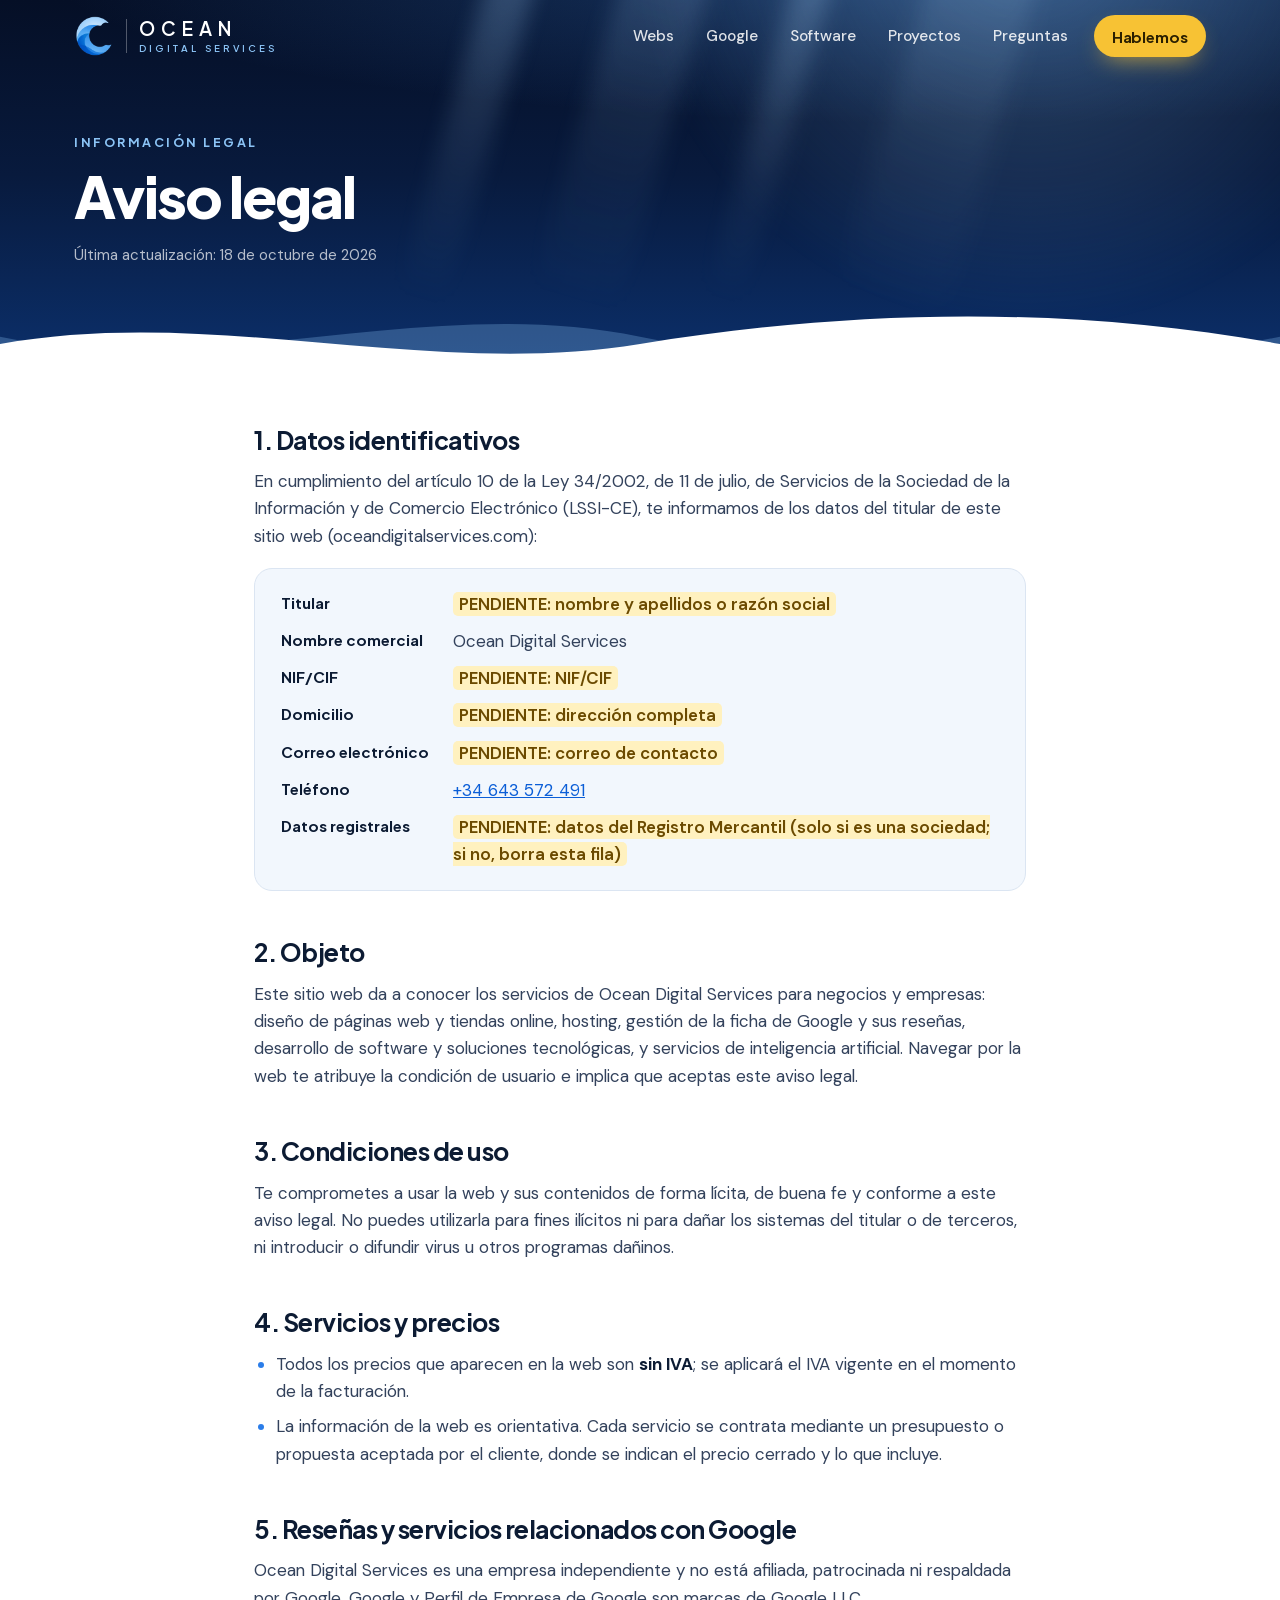
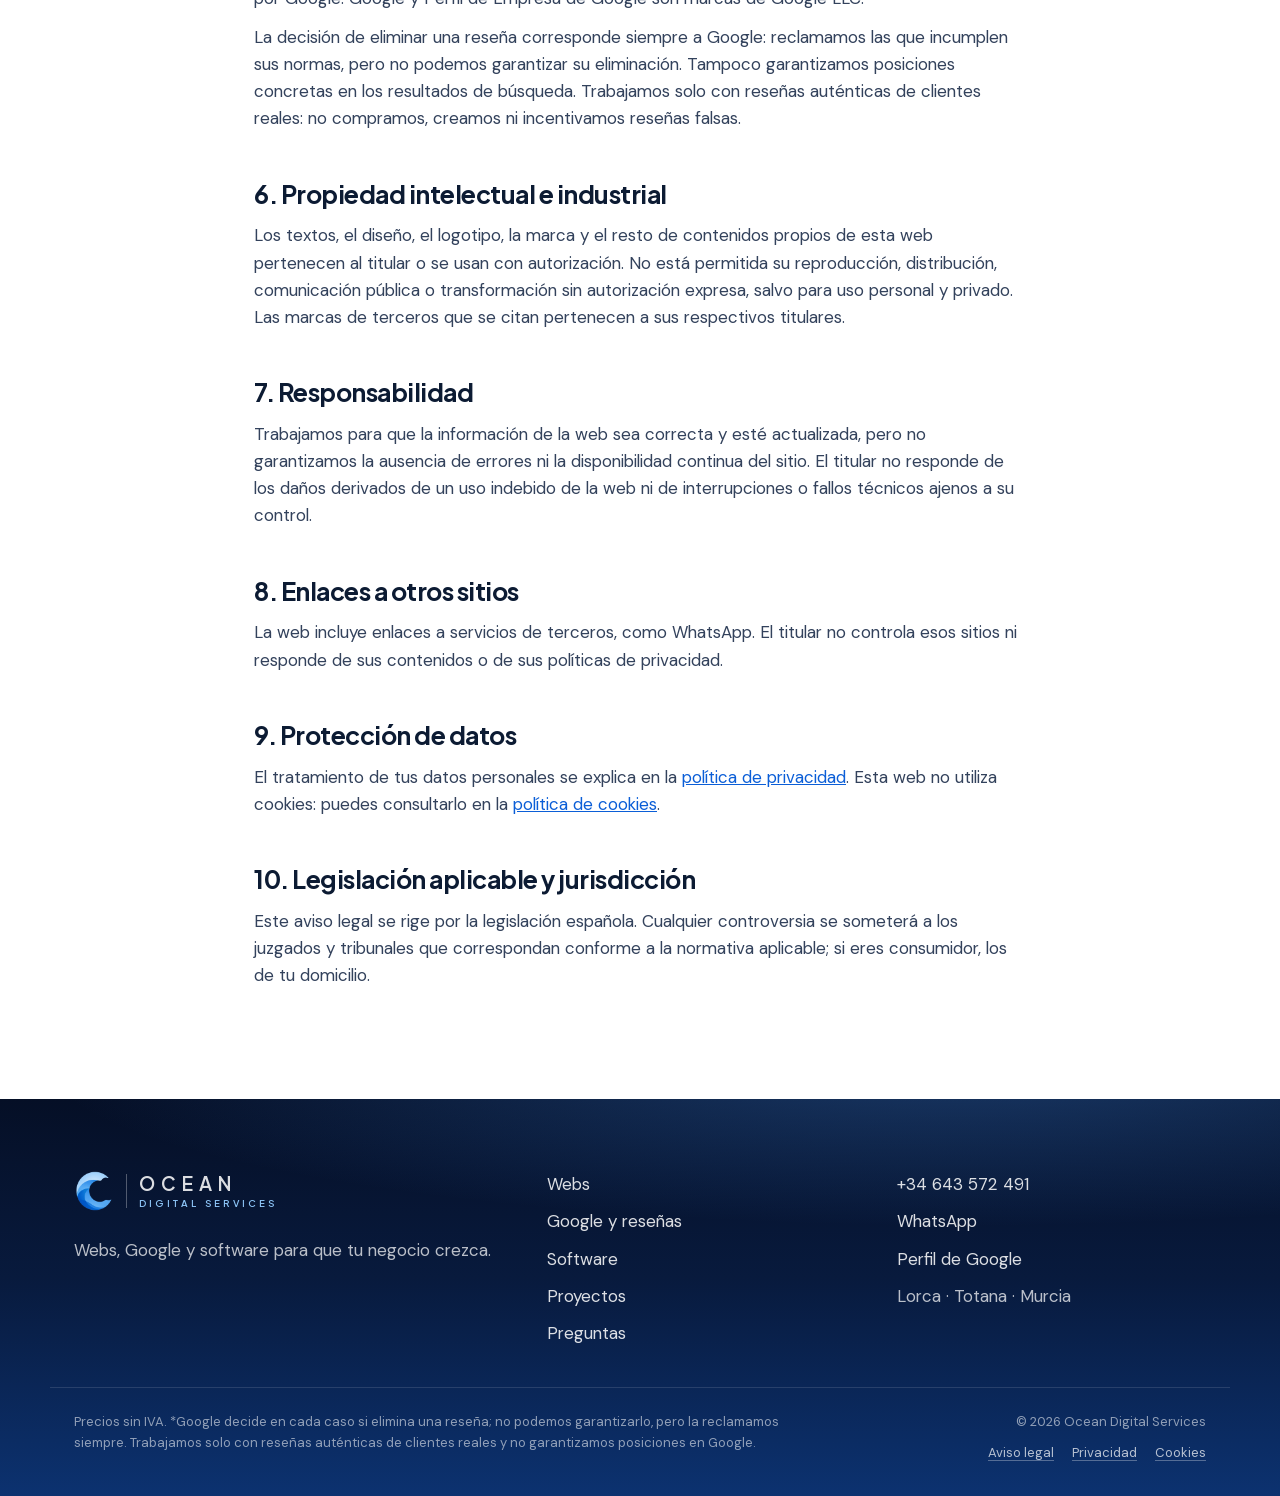
<file: aviso-legal.html>
<!doctype html>
<html lang="es">
<head>
  <meta charset="utf-8">
  <meta name="viewport" content="width=device-width, initial-scale=1">
  <title>Aviso legal · Ocean Digital Services</title>
  <meta name="description" content="Aviso legal de Ocean Digital Services: datos del titular y condiciones de uso de la web.">
  <meta name="robots" content="index, follow">
  <link rel="canonical" href="https://www.oceandigitalservices.com/aviso-legal.html">
  <meta name="theme-color" content="#061430">
  <link rel="icon" type="image/png" href="assets/favicon.png">
  <link rel="apple-touch-icon" href="assets/apple-touch-icon.png">
  <link rel="preload" href="fonts/plus-jakarta-sans-latin.woff2" as="font" type="font/woff2" crossorigin>
  <link rel="preload" href="fonts/dm-sans-latin.woff2" as="font" type="font/woff2" crossorigin>
  <link rel="stylesheet" href="styles.css">
</head>
<body>
  <a class="skip" href="#contenido">Saltar al contenido</a>

  <header class="site-header" id="top">
    <div class="wrap header-inner">
      <a class="brand" href="./" aria-label="Ocean Digital Services, inicio">
        <img src="assets/logo.png" alt="" width="40" height="40">
        <span class="brand-text"><strong>OCEAN</strong><small>DIGITAL SERVICES</small></span>
      </a>
      <nav class="nav" id="nav" aria-label="Principal">
        <a href="./#webs">Webs</a>
        <a href="./#google">Google</a>
        <a href="./#software">Software</a>
        <a href="./#proyectos">Proyectos</a>
        <a href="./#preguntas">Preguntas</a>
        <a class="btn btn-sun btn-sm nav-cta" href="./#contacto">Hablemos</a>
      </nav>
      <button class="menu-btn" type="button" aria-expanded="false" aria-controls="nav" aria-label="Abrir menú"><span></span><span></span></button>
    </div>
  </header>

  <main id="contenido">
    <section class="page-hero ocean">
      <div class="ocean-fx" aria-hidden="true"><div class="glow"></div><div class="rays"><i></i><i></i><i></i><i></i></div></div>
      <div class="wrap">
        <p class="eyebrow eyebrow-light">Información legal</p>
        <h1>Aviso legal</h1>
        <p class="updated">Última actualización: 18 de octubre de 2026</p>
      </div>
      <div class="waves" aria-hidden="true">
        <svg class="wave back" viewBox="0 0 2880 120" preserveAspectRatio="none"><path d="M0 64C240 112 480 16 720 64S1200 112 1440 64 1920 16 2160 64 2640 112 2880 64V120H0Z"/></svg>
        <svg class="wave front" viewBox="0 0 2880 120" preserveAspectRatio="none"><path d="M0 72C240 30 480 110 720 72S1200 30 1440 72 1920 110 2160 72 2640 30 2880 72V120H0Z"/></svg>
      </div>
    </section>

    <article class="legal">
      <h2>1. Datos identificativos</h2>
      <p>En cumplimiento del artículo 10 de la Ley 34/2002, de 11 de julio, de Servicios de la Sociedad de la Información y de Comercio Electrónico (LSSI-CE), te informamos de los datos del titular de este sitio web (oceandigitalservices.com):</p>
      <dl class="data">
        <dt>Titular</dt><dd><mark class="pendiente">PENDIENTE: nombre y apellidos o razón social</mark></dd>
        <dt>Nombre comercial</dt><dd>Ocean Digital Services</dd>
        <dt>NIF/CIF</dt><dd><mark class="pendiente">PENDIENTE: NIF/CIF</mark></dd>
        <dt>Domicilio</dt><dd><mark class="pendiente">PENDIENTE: dirección completa</mark></dd>
        <dt>Correo electrónico</dt><dd><mark class="pendiente">PENDIENTE: correo de contacto</mark></dd>
        <dt>Teléfono</dt><dd><a href="tel:+34643572491">+34 643 572 491</a></dd>
        <dt>Datos registrales</dt><dd><mark class="pendiente">PENDIENTE: datos del Registro Mercantil (solo si es una sociedad; si no, borra esta fila)</mark></dd>
      </dl>

      <h2>2. Objeto</h2>
      <p>Este sitio web da a conocer los servicios de Ocean Digital Services para negocios y empresas: diseño de páginas web y tiendas online, hosting, gestión de la ficha de Google y sus reseñas, desarrollo de software y soluciones tecnológicas, y servicios de inteligencia artificial. Navegar por la web te atribuye la condición de usuario e implica que aceptas este aviso legal.</p>

      <h2>3. Condiciones de uso</h2>
      <p>Te comprometes a usar la web y sus contenidos de forma lícita, de buena fe y conforme a este aviso legal. No puedes utilizarla para fines ilícitos ni para dañar los sistemas del titular o de terceros, ni introducir o difundir virus u otros programas dañinos.</p>

      <h2>4. Servicios y precios</h2>
      <ul>
        <li>Todos los precios que aparecen en la web son <strong>sin IVA</strong>; se aplicará el IVA vigente en el momento de la facturación.</li>
        <li>La información de la web es orientativa. Cada servicio se contrata mediante un presupuesto o propuesta aceptada por el cliente, donde se indican el precio cerrado y lo que incluye.</li>
      </ul>

      <h2>5. Reseñas y servicios relacionados con Google</h2>
      <p>Ocean Digital Services es una empresa independiente y no está afiliada, patrocinada ni respaldada por Google. Google y Perfil de Empresa de Google son marcas de Google LLC.</p>
      <p>La decisión de eliminar una reseña corresponde siempre a Google: reclamamos las que incumplen sus normas, pero no podemos garantizar su eliminación. Tampoco garantizamos posiciones concretas en los resultados de búsqueda. Trabajamos solo con reseñas auténticas de clientes reales: no compramos, creamos ni incentivamos reseñas falsas.</p>

      <h2>6. Propiedad intelectual e industrial</h2>
      <p>Los textos, el diseño, el logotipo, la marca y el resto de contenidos propios de esta web pertenecen al titular o se usan con autorización. No está permitida su reproducción, distribución, comunicación pública o transformación sin autorización expresa, salvo para uso personal y privado. Las marcas de terceros que se citan pertenecen a sus respectivos titulares.</p>

      <h2>7. Responsabilidad</h2>
      <p>Trabajamos para que la información de la web sea correcta y esté actualizada, pero no garantizamos la ausencia de errores ni la disponibilidad continua del sitio. El titular no responde de los daños derivados de un uso indebido de la web ni de interrupciones o fallos técnicos ajenos a su control.</p>

      <h2>8. Enlaces a otros sitios</h2>
      <p>La web incluye enlaces a servicios de terceros, como WhatsApp. El titular no controla esos sitios ni responde de sus contenidos o de sus políticas de privacidad.</p>

      <h2>9. Protección de datos</h2>
      <p>El tratamiento de tus datos personales se explica en la <a href="privacidad.html">política de privacidad</a>. Esta web no utiliza cookies: puedes consultarlo en la <a href="cookies.html">política de cookies</a>.</p>

      <h2>10. Legislación aplicable y jurisdicción</h2>
      <p>Este aviso legal se rige por la legislación española. Cualquier controversia se someterá a los juzgados y tribunales que correspondan conforme a la normativa aplicable; si eres consumidor, los de tu domicilio.</p>
    </article>
  </main>

  <footer class="footer ocean">
    <div class="wrap footer-grid">
      <div>
        <a class="brand" href="./" aria-label="Ocean Digital Services, inicio">
          <img src="assets/logo.png" alt="" width="40" height="40">
          <span class="brand-text"><strong>OCEAN</strong><small>DIGITAL SERVICES</small></span>
        </a>
        <p class="footer-claim">Webs, Google y software para que tu negocio crezca.</p>
      </div>
      <nav class="footer-nav" aria-label="Pie de página">
        <a href="./#webs">Webs</a>
        <a href="./#google">Google y reseñas</a>
        <a href="./#software">Software</a>
        <a href="./#proyectos">Proyectos</a>
        <a href="./#preguntas">Preguntas</a>
      </nav>
      <div class="footer-contact">
        <a href="tel:+34643572491">+34 643 572 491</a>
        <a href="https://wa.me/34643572491" target="_blank" rel="noopener">WhatsApp</a>
        <a href="https://share.google/OPwUpBDDF4dxYE7cn" target="_blank" rel="noopener">Perfil de Google</a>
        <span>Lorca · Totana · Murcia</span>
      </div>
    </div>
    <div class="wrap footer-legal">
      <p>Precios sin IVA. *Google decide en cada caso si elimina una reseña; no podemos garantizarlo, pero la reclamamos siempre. Trabajamos solo con reseñas auténticas de clientes reales y no garantizamos posiciones en Google.</p>
      <div class="footer-meta">
        <p>© <span id="year">2026</span> Ocean Digital Services</p>
        <nav class="footer-links" aria-label="Información legal"><a href="aviso-legal.html">Aviso legal</a><a href="privacidad.html">Privacidad</a><a href="cookies.html">Cookies</a></nav>
      </div>
    </div>
  </footer>

  <script src="main.js" defer></script>
</body>
</html>
</file>
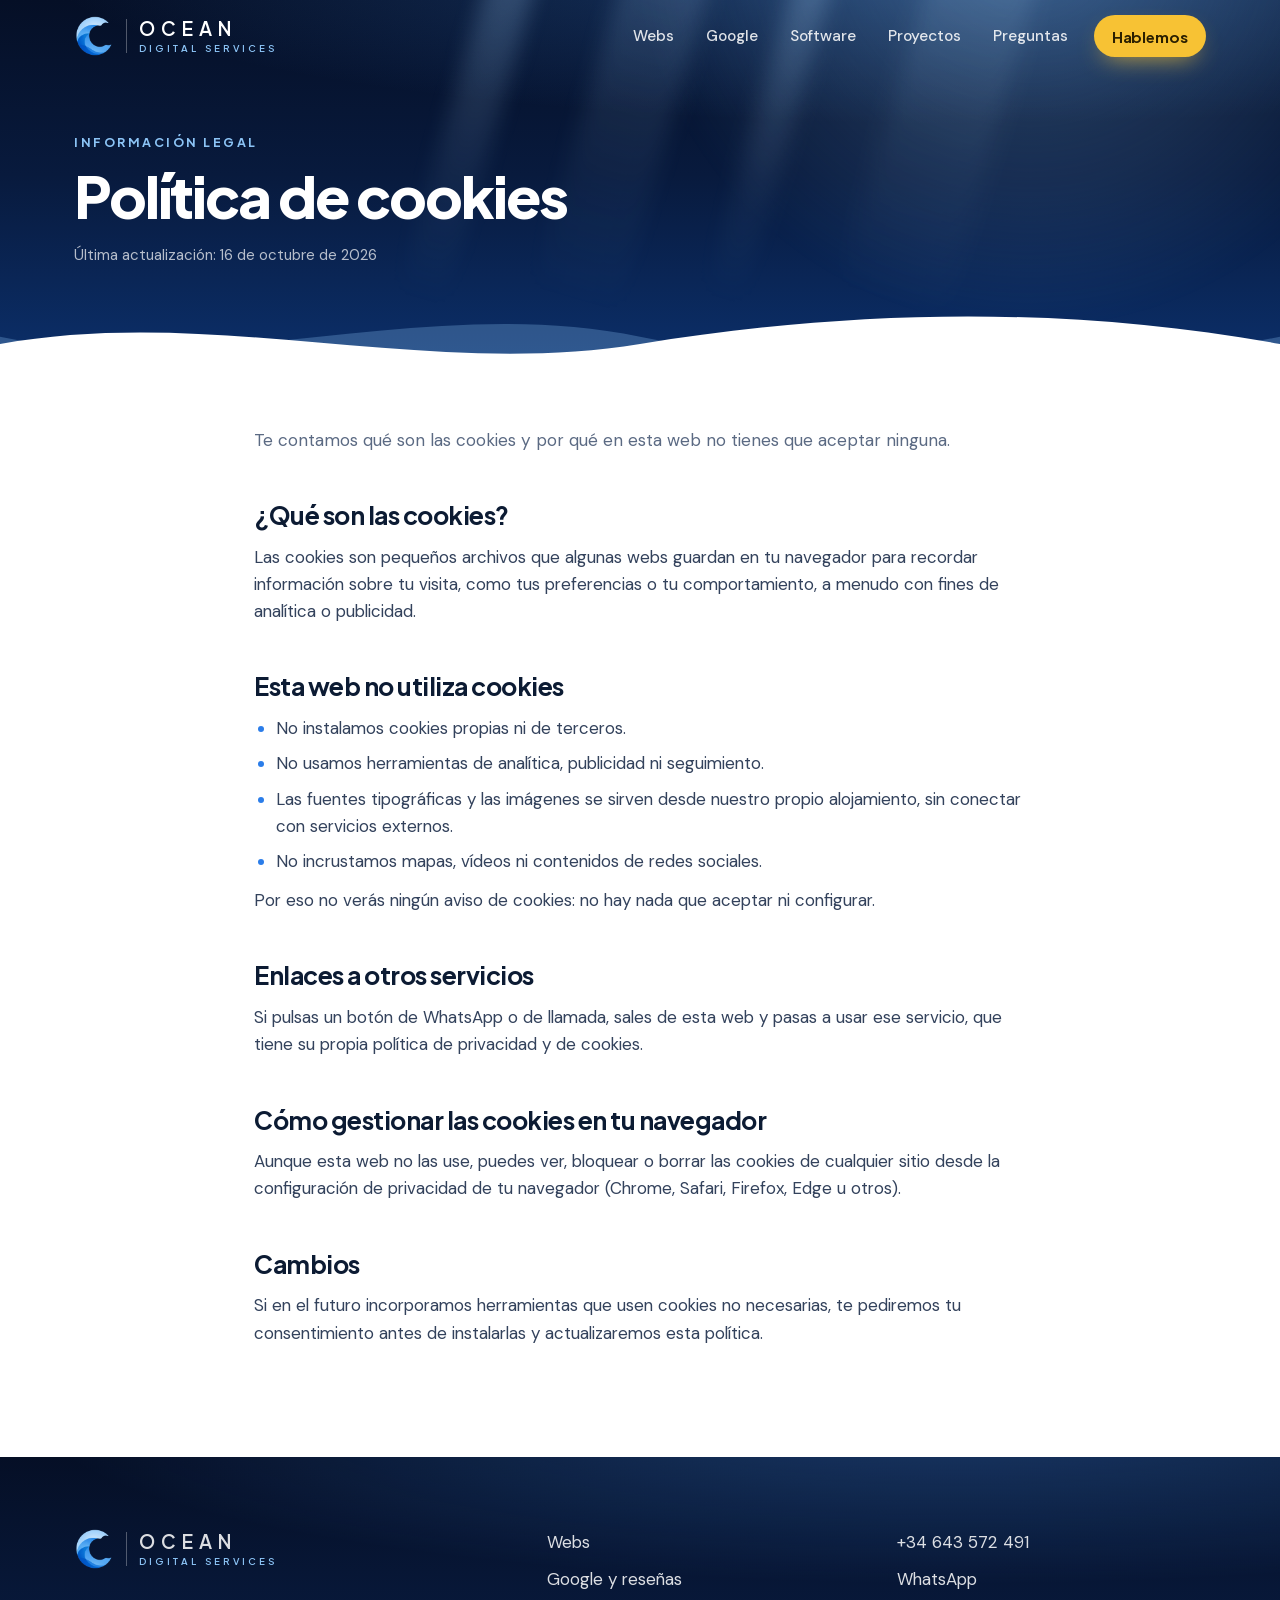
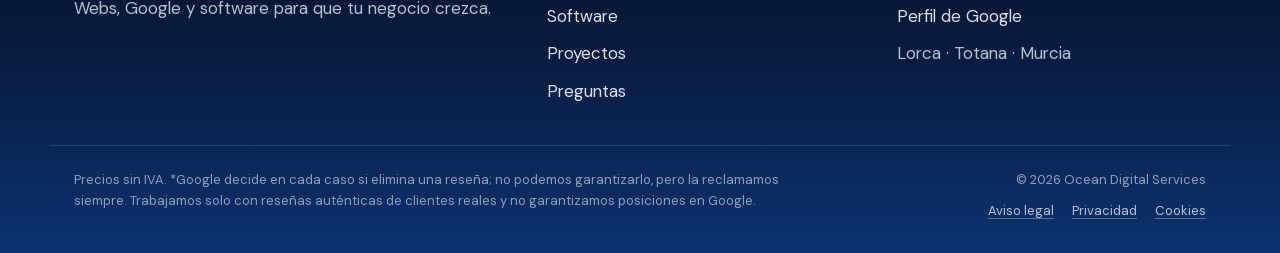
<file: cookies.html>
<!doctype html>
<html lang="es">
<head>
  <meta charset="utf-8">
  <meta name="viewport" content="width=device-width, initial-scale=1">
  <title>Política de cookies · Ocean Digital Services</title>
  <meta name="description" content="Esta web de Ocean Digital Services no utiliza cookies.">
  <meta name="robots" content="index, follow">
  <link rel="canonical" href="https://www.oceandigitalservices.com/cookies.html">
  <meta name="theme-color" content="#061430">
  <link rel="icon" type="image/png" href="assets/favicon.png">
  <link rel="apple-touch-icon" href="assets/apple-touch-icon.png">
  <link rel="preload" href="fonts/plus-jakarta-sans-latin.woff2" as="font" type="font/woff2" crossorigin>
  <link rel="preload" href="fonts/dm-sans-latin.woff2" as="font" type="font/woff2" crossorigin>
  <link rel="stylesheet" href="styles.css">
</head>
<body>
  <a class="skip" href="#contenido">Saltar al contenido</a>

  <header class="site-header" id="top">
    <div class="wrap header-inner">
      <a class="brand" href="./" aria-label="Ocean Digital Services, inicio">
        <img src="assets/logo.png" alt="" width="40" height="40">
        <span class="brand-text"><strong>OCEAN</strong><small>DIGITAL SERVICES</small></span>
      </a>
      <nav class="nav" id="nav" aria-label="Principal">
        <a href="./#webs">Webs</a>
        <a href="./#google">Google</a>
        <a href="./#software">Software</a>
        <a href="./#proyectos">Proyectos</a>
        <a href="./#preguntas">Preguntas</a>
        <a class="btn btn-sun btn-sm nav-cta" href="./#contacto">Hablemos</a>
      </nav>
      <button class="menu-btn" type="button" aria-expanded="false" aria-controls="nav" aria-label="Abrir menú"><span></span><span></span></button>
    </div>
  </header>

  <main id="contenido">
    <section class="page-hero ocean">
      <div class="ocean-fx" aria-hidden="true"><div class="glow"></div><div class="rays"><i></i><i></i><i></i><i></i></div></div>
      <div class="wrap">
        <p class="eyebrow eyebrow-light">Información legal</p>
        <h1>Política de cookies</h1>
        <p class="updated">Última actualización: 16 de octubre de 2026</p>
      </div>
      <div class="waves" aria-hidden="true">
        <svg class="wave back" viewBox="0 0 2880 120" preserveAspectRatio="none"><path d="M0 64C240 112 480 16 720 64S1200 112 1440 64 1920 16 2160 64 2640 112 2880 64V120H0Z"/></svg>
        <svg class="wave front" viewBox="0 0 2880 120" preserveAspectRatio="none"><path d="M0 72C240 30 480 110 720 72S1200 30 1440 72 1920 110 2160 72 2640 30 2880 72V120H0Z"/></svg>
      </div>
    </section>

    <article class="legal">
      <p class="lead-in">Te contamos qué son las cookies y por qué en esta web no tienes que aceptar ninguna.</p>

      <h2>¿Qué son las cookies?</h2>
      <p>Las cookies son pequeños archivos que algunas webs guardan en tu navegador para recordar información sobre tu visita, como tus preferencias o tu comportamiento, a menudo con fines de analítica o publicidad.</p>

      <h2>Esta web no utiliza cookies</h2>
      <ul>
        <li>No instalamos cookies propias ni de terceros.</li>
        <li>No usamos herramientas de analítica, publicidad ni seguimiento.</li>
        <li>Las fuentes tipográficas y las imágenes se sirven desde nuestro propio alojamiento, sin conectar con servicios externos.</li>
        <li>No incrustamos mapas, vídeos ni contenidos de redes sociales.</li>
      </ul>
      <p>Por eso no verás ningún aviso de cookies: no hay nada que aceptar ni configurar.</p>

      <h2>Enlaces a otros servicios</h2>
      <p>Si pulsas un botón de WhatsApp o de llamada, sales de esta web y pasas a usar ese servicio, que tiene su propia política de privacidad y de cookies.</p>

      <h2>Cómo gestionar las cookies en tu navegador</h2>
      <p>Aunque esta web no las use, puedes ver, bloquear o borrar las cookies de cualquier sitio desde la configuración de privacidad de tu navegador (Chrome, Safari, Firefox, Edge u otros).</p>

      <h2>Cambios</h2>
      <p>Si en el futuro incorporamos herramientas que usen cookies no necesarias, te pediremos tu consentimiento antes de instalarlas y actualizaremos esta política.</p>
    </article>
  </main>

  <footer class="footer ocean">
    <div class="wrap footer-grid">
      <div>
        <a class="brand" href="./" aria-label="Ocean Digital Services, inicio">
          <img src="assets/logo.png" alt="" width="40" height="40">
          <span class="brand-text"><strong>OCEAN</strong><small>DIGITAL SERVICES</small></span>
        </a>
        <p class="footer-claim">Webs, Google y software para que tu negocio crezca.</p>
      </div>
      <nav class="footer-nav" aria-label="Pie de página">
        <a href="./#webs">Webs</a>
        <a href="./#google">Google y reseñas</a>
        <a href="./#software">Software</a>
        <a href="./#proyectos">Proyectos</a>
        <a href="./#preguntas">Preguntas</a>
      </nav>
      <div class="footer-contact">
        <a href="tel:+34643572491">+34 643 572 491</a>
        <a href="https://wa.me/34643572491" target="_blank" rel="noopener">WhatsApp</a>
        <a href="https://share.google/OPwUpBDDF4dxYE7cn" target="_blank" rel="noopener">Perfil de Google</a>
        <span>Lorca · Totana · Murcia</span>
      </div>
    </div>
    <div class="wrap footer-legal">
      <p>Precios sin IVA. *Google decide en cada caso si elimina una reseña; no podemos garantizarlo, pero la reclamamos siempre. Trabajamos solo con reseñas auténticas de clientes reales y no garantizamos posiciones en Google.</p>
      <div class="footer-meta">
        <p>© <span id="year">2026</span> Ocean Digital Services</p>
        <nav class="footer-links" aria-label="Información legal"><a href="aviso-legal.html">Aviso legal</a><a href="privacidad.html">Privacidad</a><a href="cookies.html">Cookies</a></nav>
      </div>
    </div>
  </footer>

  <script src="main.js" defer></script>
</body>
</html>
</file>
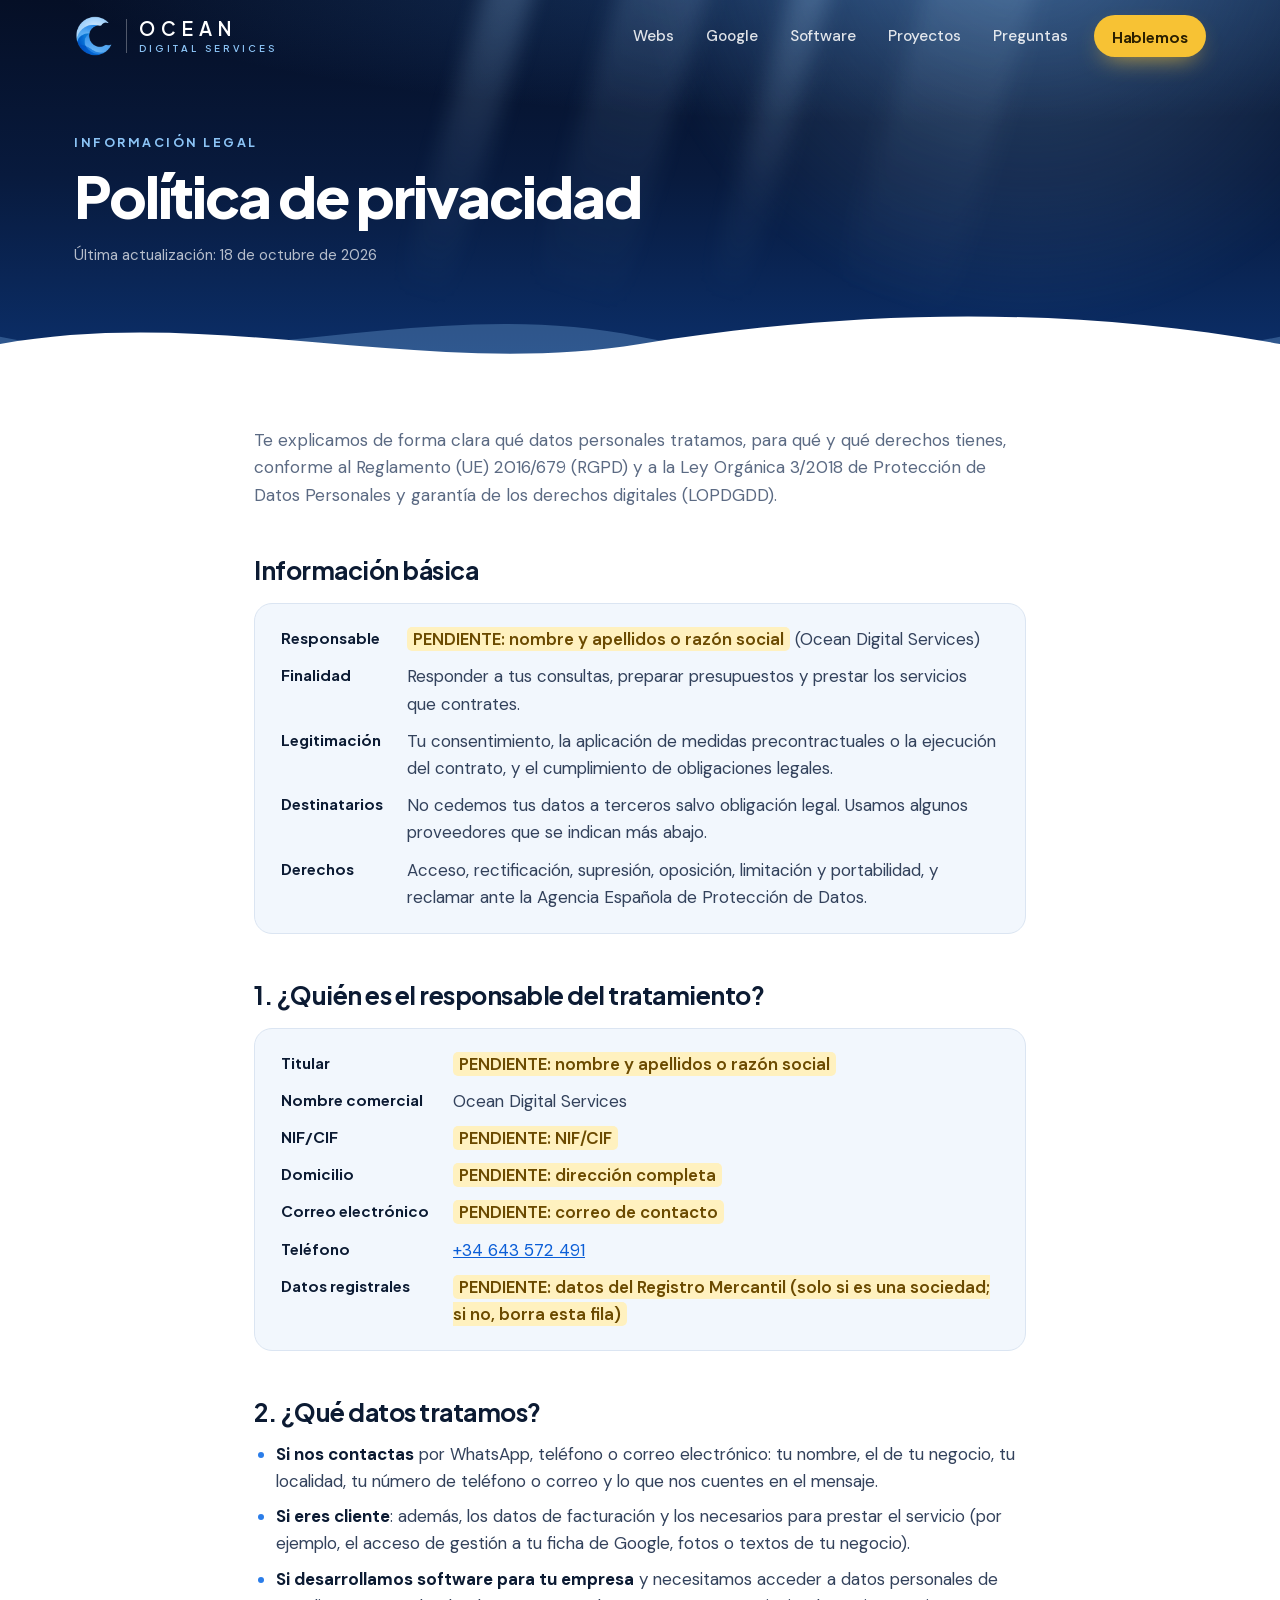
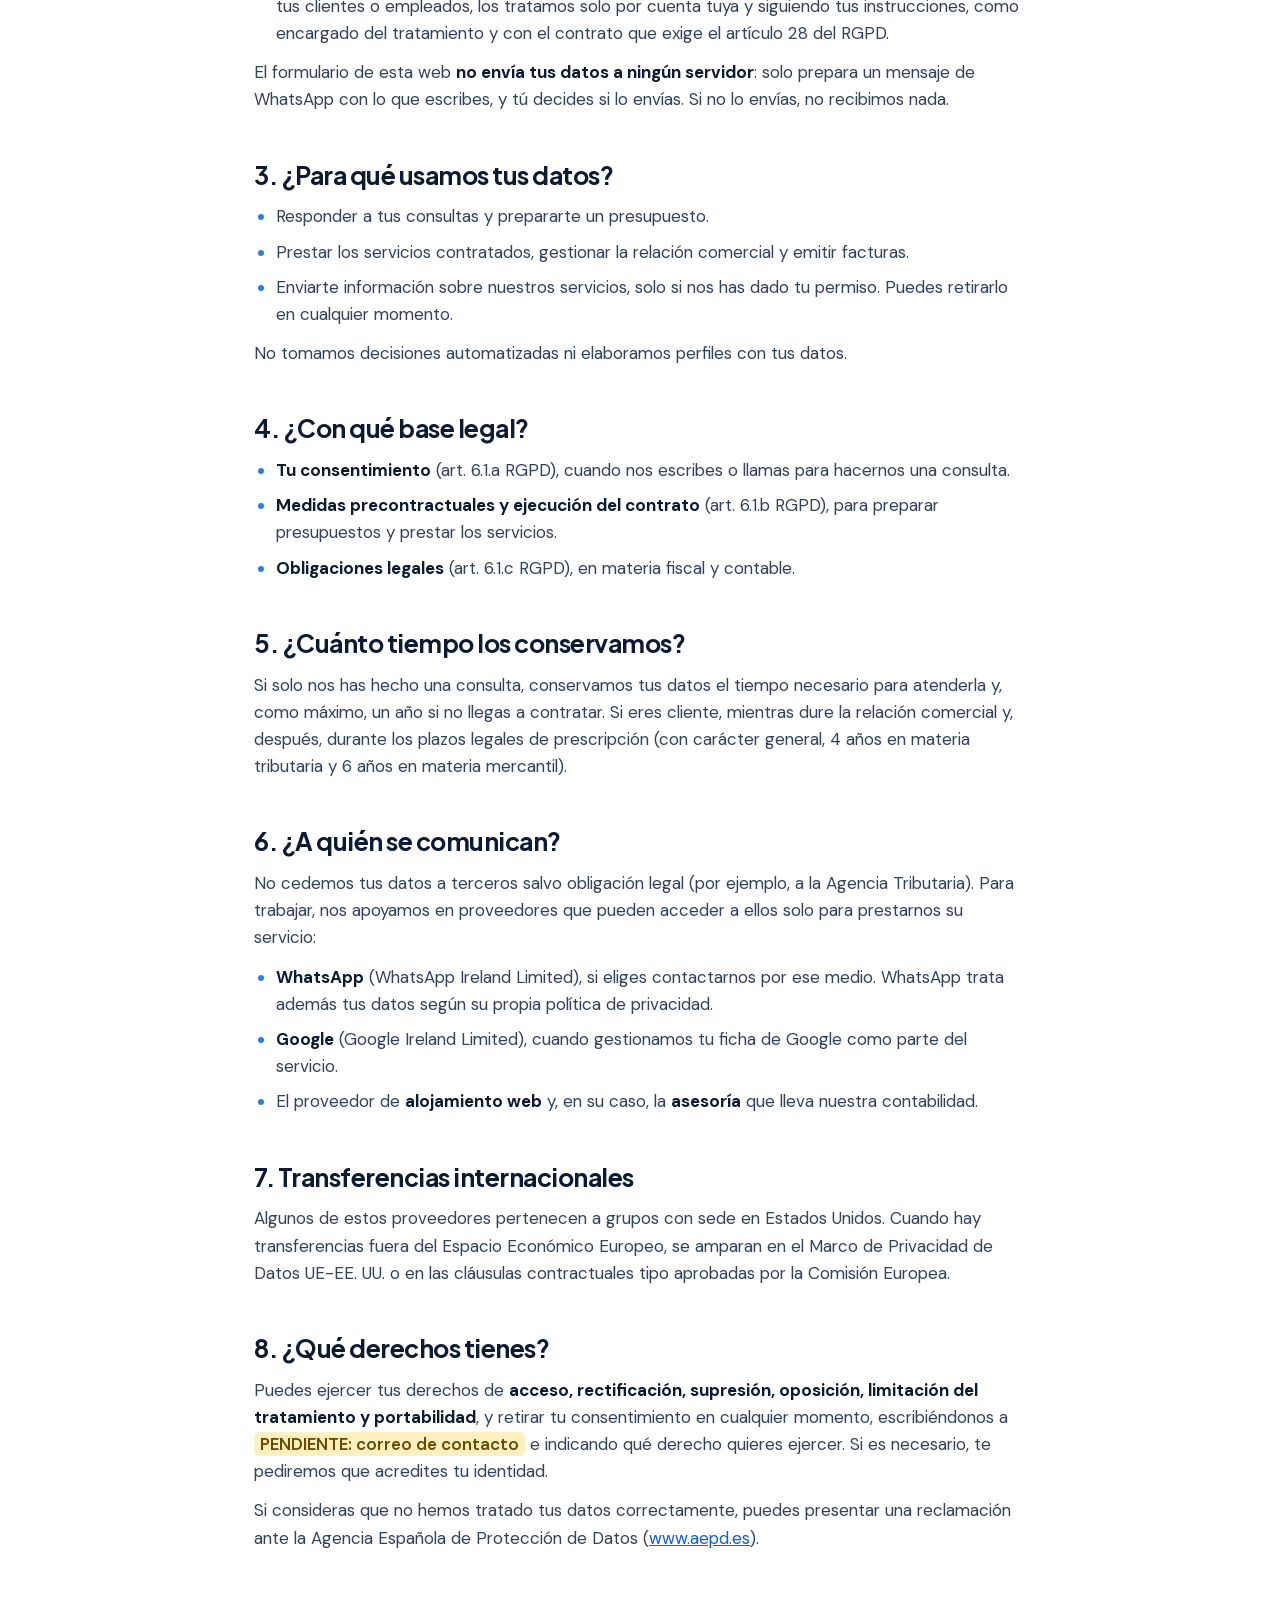
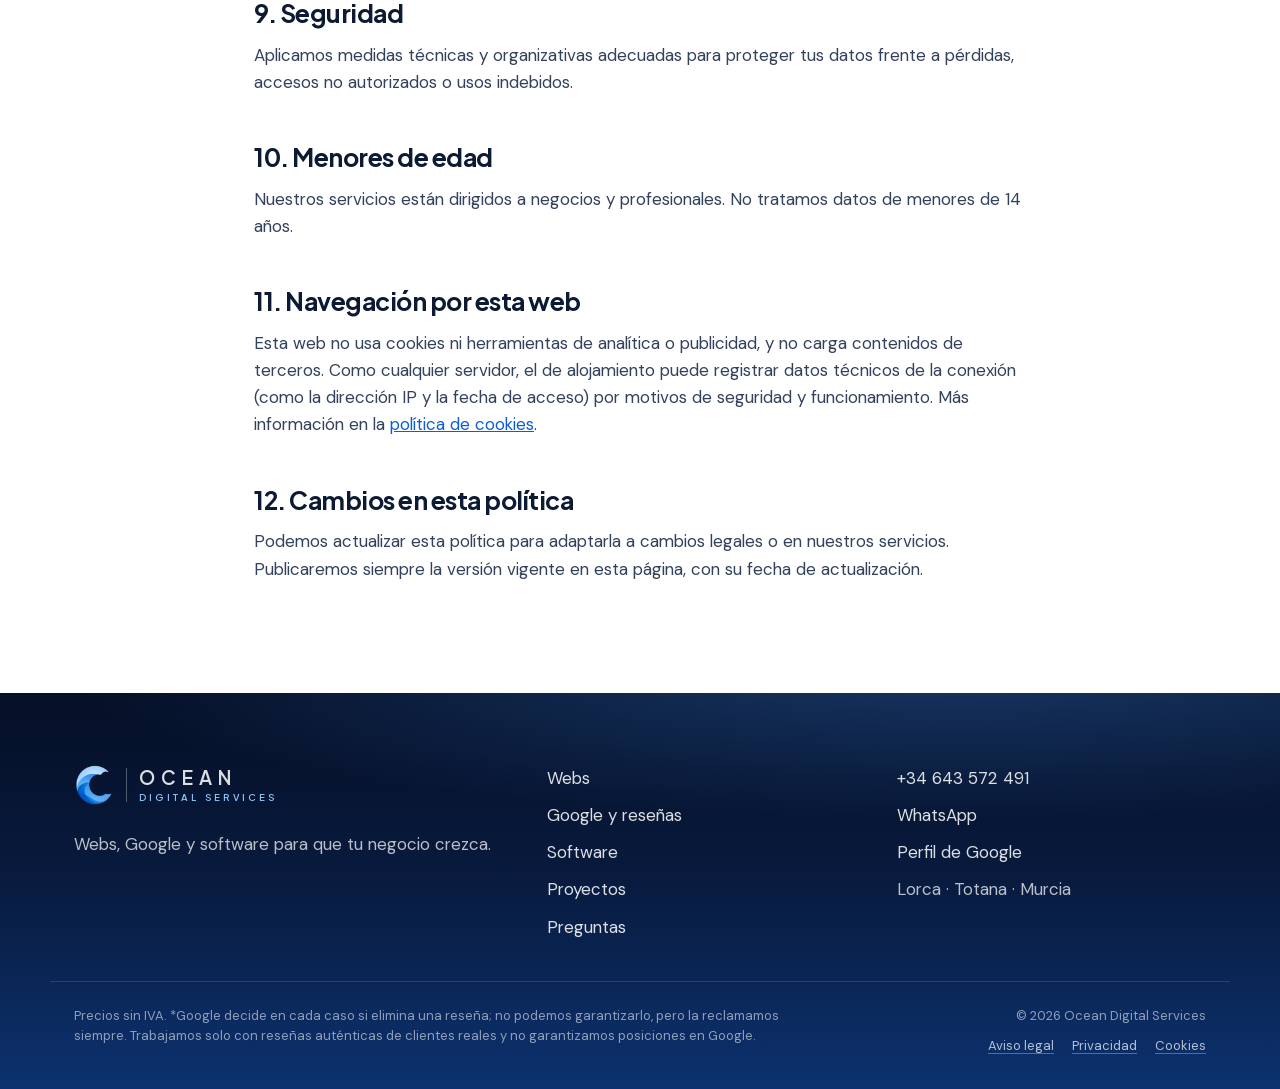
<file: privacidad.html>
<!doctype html>
<html lang="es">
<head>
  <meta charset="utf-8">
  <meta name="viewport" content="width=device-width, initial-scale=1">
  <title>Política de privacidad · Ocean Digital Services</title>
  <meta name="description" content="Cómo trata Ocean Digital Services tus datos personales y qué derechos tienes.">
  <meta name="robots" content="index, follow">
  <link rel="canonical" href="https://www.oceandigitalservices.com/privacidad.html">
  <meta name="theme-color" content="#061430">
  <link rel="icon" type="image/png" href="assets/favicon.png">
  <link rel="apple-touch-icon" href="assets/apple-touch-icon.png">
  <link rel="preload" href="fonts/plus-jakarta-sans-latin.woff2" as="font" type="font/woff2" crossorigin>
  <link rel="preload" href="fonts/dm-sans-latin.woff2" as="font" type="font/woff2" crossorigin>
  <link rel="stylesheet" href="styles.css">
</head>
<body>
  <a class="skip" href="#contenido">Saltar al contenido</a>

  <header class="site-header" id="top">
    <div class="wrap header-inner">
      <a class="brand" href="./" aria-label="Ocean Digital Services, inicio">
        <img src="assets/logo.png" alt="" width="40" height="40">
        <span class="brand-text"><strong>OCEAN</strong><small>DIGITAL SERVICES</small></span>
      </a>
      <nav class="nav" id="nav" aria-label="Principal">
        <a href="./#webs">Webs</a>
        <a href="./#google">Google</a>
        <a href="./#software">Software</a>
        <a href="./#proyectos">Proyectos</a>
        <a href="./#preguntas">Preguntas</a>
        <a class="btn btn-sun btn-sm nav-cta" href="./#contacto">Hablemos</a>
      </nav>
      <button class="menu-btn" type="button" aria-expanded="false" aria-controls="nav" aria-label="Abrir menú"><span></span><span></span></button>
    </div>
  </header>

  <main id="contenido">
    <section class="page-hero ocean">
      <div class="ocean-fx" aria-hidden="true"><div class="glow"></div><div class="rays"><i></i><i></i><i></i><i></i></div></div>
      <div class="wrap">
        <p class="eyebrow eyebrow-light">Información legal</p>
        <h1>Política de privacidad</h1>
        <p class="updated">Última actualización: 18 de octubre de 2026</p>
      </div>
      <div class="waves" aria-hidden="true">
        <svg class="wave back" viewBox="0 0 2880 120" preserveAspectRatio="none"><path d="M0 64C240 112 480 16 720 64S1200 112 1440 64 1920 16 2160 64 2640 112 2880 64V120H0Z"/></svg>
        <svg class="wave front" viewBox="0 0 2880 120" preserveAspectRatio="none"><path d="M0 72C240 30 480 110 720 72S1200 30 1440 72 1920 110 2160 72 2640 30 2880 72V120H0Z"/></svg>
      </div>
    </section>

    <article class="legal">
      <p class="lead-in">Te explicamos de forma clara qué datos personales tratamos, para qué y qué derechos tienes, conforme al Reglamento (UE) 2016/679 (RGPD) y a la Ley Orgánica 3/2018 de Protección de Datos Personales y garantía de los derechos digitales (LOPDGDD).</p>

      <h2>Información básica</h2>
      <dl class="data">
        <dt>Responsable</dt><dd><mark class="pendiente">PENDIENTE: nombre y apellidos o razón social</mark> (Ocean Digital Services)</dd>
        <dt>Finalidad</dt><dd>Responder a tus consultas, preparar presupuestos y prestar los servicios que contrates.</dd>
        <dt>Legitimación</dt><dd>Tu consentimiento, la aplicación de medidas precontractuales o la ejecución del contrato, y el cumplimiento de obligaciones legales.</dd>
        <dt>Destinatarios</dt><dd>No cedemos tus datos a terceros salvo obligación legal. Usamos algunos proveedores que se indican más abajo.</dd>
        <dt>Derechos</dt><dd>Acceso, rectificación, supresión, oposición, limitación y portabilidad, y reclamar ante la Agencia Española de Protección de Datos.</dd>
      </dl>

      <h2>1. ¿Quién es el responsable del tratamiento?</h2>
      <dl class="data">
        <dt>Titular</dt><dd><mark class="pendiente">PENDIENTE: nombre y apellidos o razón social</mark></dd>
        <dt>Nombre comercial</dt><dd>Ocean Digital Services</dd>
        <dt>NIF/CIF</dt><dd><mark class="pendiente">PENDIENTE: NIF/CIF</mark></dd>
        <dt>Domicilio</dt><dd><mark class="pendiente">PENDIENTE: dirección completa</mark></dd>
        <dt>Correo electrónico</dt><dd><mark class="pendiente">PENDIENTE: correo de contacto</mark></dd>
        <dt>Teléfono</dt><dd><a href="tel:+34643572491">+34 643 572 491</a></dd>
        <dt>Datos registrales</dt><dd><mark class="pendiente">PENDIENTE: datos del Registro Mercantil (solo si es una sociedad; si no, borra esta fila)</mark></dd>
      </dl>

      <h2>2. ¿Qué datos tratamos?</h2>
      <ul>
        <li><strong>Si nos contactas</strong> por WhatsApp, teléfono o correo electrónico: tu nombre, el de tu negocio, tu localidad, tu número de teléfono o correo y lo que nos cuentes en el mensaje.</li>
        <li><strong>Si eres cliente</strong>: además, los datos de facturación y los necesarios para prestar el servicio (por ejemplo, el acceso de gestión a tu ficha de Google, fotos o textos de tu negocio).</li>
        <li><strong>Si desarrollamos software para tu empresa</strong> y necesitamos acceder a datos personales de tus clientes o empleados, los tratamos solo por cuenta tuya y siguiendo tus instrucciones, como encargado del tratamiento y con el contrato que exige el artículo 28 del RGPD.</li>
      </ul>
      <p>El formulario de esta web <strong>no envía tus datos a ningún servidor</strong>: solo prepara un mensaje de WhatsApp con lo que escribes, y tú decides si lo envías. Si no lo envías, no recibimos nada.</p>

      <h2>3. ¿Para qué usamos tus datos?</h2>
      <ul>
        <li>Responder a tus consultas y prepararte un presupuesto.</li>
        <li>Prestar los servicios contratados, gestionar la relación comercial y emitir facturas.</li>
        <li>Enviarte información sobre nuestros servicios, solo si nos has dado tu permiso. Puedes retirarlo en cualquier momento.</li>
      </ul>
      <p>No tomamos decisiones automatizadas ni elaboramos perfiles con tus datos.</p>

      <h2>4. ¿Con qué base legal?</h2>
      <ul>
        <li><strong>Tu consentimiento</strong> (art. 6.1.a RGPD), cuando nos escribes o llamas para hacernos una consulta.</li>
        <li><strong>Medidas precontractuales y ejecución del contrato</strong> (art. 6.1.b RGPD), para preparar presupuestos y prestar los servicios.</li>
        <li><strong>Obligaciones legales</strong> (art. 6.1.c RGPD), en materia fiscal y contable.</li>
      </ul>

      <h2>5. ¿Cuánto tiempo los conservamos?</h2>
      <p>Si solo nos has hecho una consulta, conservamos tus datos el tiempo necesario para atenderla y, como máximo, un año si no llegas a contratar. Si eres cliente, mientras dure la relación comercial y, después, durante los plazos legales de prescripción (con carácter general, 4 años en materia tributaria y 6 años en materia mercantil).</p>

      <h2>6. ¿A quién se comunican?</h2>
      <p>No cedemos tus datos a terceros salvo obligación legal (por ejemplo, a la Agencia Tributaria). Para trabajar, nos apoyamos en proveedores que pueden acceder a ellos solo para prestarnos su servicio:</p>
      <ul>
        <li><strong>WhatsApp</strong> (WhatsApp Ireland Limited), si eliges contactarnos por ese medio. WhatsApp trata además tus datos según su propia política de privacidad.</li>
        <li><strong>Google</strong> (Google Ireland Limited), cuando gestionamos tu ficha de Google como parte del servicio.</li>
        <li>El proveedor de <strong>alojamiento web</strong> y, en su caso, la <strong>asesoría</strong> que lleva nuestra contabilidad.</li>
      </ul>

      <h2>7. Transferencias internacionales</h2>
      <p>Algunos de estos proveedores pertenecen a grupos con sede en Estados Unidos. Cuando hay transferencias fuera del Espacio Económico Europeo, se amparan en el Marco de Privacidad de Datos UE-EE. UU. o en las cláusulas contractuales tipo aprobadas por la Comisión Europea.</p>

      <h2>8. ¿Qué derechos tienes?</h2>
      <p>Puedes ejercer tus derechos de <strong>acceso, rectificación, supresión, oposición, limitación del tratamiento y portabilidad</strong>, y retirar tu consentimiento en cualquier momento, escribiéndonos a <mark class="pendiente">PENDIENTE: correo de contacto</mark> e indicando qué derecho quieres ejercer. Si es necesario, te pediremos que acredites tu identidad.</p>
      <p>Si consideras que no hemos tratado tus datos correctamente, puedes presentar una reclamación ante la Agencia Española de Protección de Datos (<a href="https://www.aepd.es" target="_blank" rel="noopener">www.aepd.es</a>).</p>

      <h2>9. Seguridad</h2>
      <p>Aplicamos medidas técnicas y organizativas adecuadas para proteger tus datos frente a pérdidas, accesos no autorizados o usos indebidos.</p>

      <h2>10. Menores de edad</h2>
      <p>Nuestros servicios están dirigidos a negocios y profesionales. No tratamos datos de menores de 14 años.</p>

      <h2>11. Navegación por esta web</h2>
      <p>Esta web no usa cookies ni herramientas de analítica o publicidad, y no carga contenidos de terceros. Como cualquier servidor, el de alojamiento puede registrar datos técnicos de la conexión (como la dirección IP y la fecha de acceso) por motivos de seguridad y funcionamiento. Más información en la <a href="cookies.html">política de cookies</a>.</p>

      <h2>12. Cambios en esta política</h2>
      <p>Podemos actualizar esta política para adaptarla a cambios legales o en nuestros servicios. Publicaremos siempre la versión vigente en esta página, con su fecha de actualización.</p>
    </article>
  </main>

  <footer class="footer ocean">
    <div class="wrap footer-grid">
      <div>
        <a class="brand" href="./" aria-label="Ocean Digital Services, inicio">
          <img src="assets/logo.png" alt="" width="40" height="40">
          <span class="brand-text"><strong>OCEAN</strong><small>DIGITAL SERVICES</small></span>
        </a>
        <p class="footer-claim">Webs, Google y software para que tu negocio crezca.</p>
      </div>
      <nav class="footer-nav" aria-label="Pie de página">
        <a href="./#webs">Webs</a>
        <a href="./#google">Google y reseñas</a>
        <a href="./#software">Software</a>
        <a href="./#proyectos">Proyectos</a>
        <a href="./#preguntas">Preguntas</a>
      </nav>
      <div class="footer-contact">
        <a href="tel:+34643572491">+34 643 572 491</a>
        <a href="https://wa.me/34643572491" target="_blank" rel="noopener">WhatsApp</a>
        <a href="https://share.google/OPwUpBDDF4dxYE7cn" target="_blank" rel="noopener">Perfil de Google</a>
        <span>Lorca · Totana · Murcia</span>
      </div>
    </div>
    <div class="wrap footer-legal">
      <p>Precios sin IVA. *Google decide en cada caso si elimina una reseña; no podemos garantizarlo, pero la reclamamos siempre. Trabajamos solo con reseñas auténticas de clientes reales y no garantizamos posiciones en Google.</p>
      <div class="footer-meta">
        <p>© <span id="year">2026</span> Ocean Digital Services</p>
        <nav class="footer-links" aria-label="Información legal"><a href="aviso-legal.html">Aviso legal</a><a href="privacidad.html">Privacidad</a><a href="cookies.html">Cookies</a></nav>
      </div>
    </div>
  </footer>

  <script src="main.js" defer></script>
</body>
</html>
</file>
<file: styles.css>
/* Ocean Digital Services — estilos */

/* Fuentes alojadas en la propia web (sin peticiones a Google) */
@font-face { font-family: "DM Sans"; font-style: normal; font-weight: 400 700; font-display: swap; src: url("fonts/dm-sans-latin.woff2") format("woff2"); }
@font-face { font-family: "Plus Jakarta Sans"; font-style: normal; font-weight: 600 800; font-display: swap; src: url("fonts/plus-jakarta-sans-latin.woff2") format("woff2"); }

:root {
  --navy-950: #050f26;
  --navy-900: #081a3d;
  --navy-800: #0b2652;
  --navy-700: #0c3270;
  --blue-700: #0a4fc0;
  --blue-600: #0b5ed7;
  --blue-500: #2b7de9;
  --blue-300: #8cc4f6;
  --blue-200: #bfdcfb;
  --blue-100: #e4effd;
  --tint: #f2f7fd;
  --ink: #0c1b33;
  --ink-2: #33425c;
  --muted: #5b6a83;
  --line: #dbe5f2;
  --sun: #f7c234;
  --sun-ink: #2a1f00;
  --wa: #1fae5a;
  --white: #fff;

  --radius: 20px;
  --radius-sm: 12px;
  --shadow: 0 1px 2px rgba(12, 27, 51, .05), 0 12px 32px -12px rgba(12, 27, 51, .18);
  --shadow-lg: 0 30px 70px -25px rgba(3, 12, 32, .55);

  --font-display: "Plus Jakarta Sans", system-ui, sans-serif;
  --font-body: "DM Sans", system-ui, sans-serif;
  --wrap: 1180px;
  --header-h: 72px;
}

*, *::before, *::after { box-sizing: border-box; }
html { scroll-behavior: smooth; scroll-padding-top: calc(var(--header-h) + 12px); -webkit-text-size-adjust: 100%; }
body {
  margin: 0;
  font-family: var(--font-body);
  font-size: 17px;
  line-height: 1.6;
  color: var(--ink-2);
  background: var(--white);
  -webkit-font-smoothing: antialiased;
  overflow-x: hidden;
}
img { max-width: 100%; display: block; }
a { color: var(--blue-600); }
h1, h2, h3, h4 { font-family: var(--font-display); color: var(--ink); line-height: 1.12; letter-spacing: -.02em; margin: 0; }
p { margin: 0; }
ul, ol { margin: 0; padding: 0; list-style: none; }

.ic { width: 1.15em; height: 1.15em; fill: none; stroke: currentColor; stroke-width: 1.9; stroke-linecap: round; stroke-linejoin: round; flex: none; }
.ic .fill { fill: currentColor; stroke: none; }

.wrap { width: 100%; max-width: var(--wrap); margin: 0 auto; padding: 0 24px; }
.skip { position: absolute; left: -999px; top: 8px; z-index: 100; background: var(--sun); color: var(--sun-ink); padding: 8px 14px; border-radius: 8px; }
.skip:focus { left: 8px; }
:focus-visible { outline: 3px solid var(--sun); outline-offset: 3px; border-radius: 6px; }

/* ---------- Botones ---------- */
.btn {
  display: inline-flex; align-items: center; justify-content: center; gap: .55em;
  min-height: 50px; padding: 0 24px; border-radius: 999px; border: 0;
  font: 700 16px/1 var(--font-display); letter-spacing: -.005em; text-decoration: none; cursor: pointer;
  transition: transform .2s ease, box-shadow .2s ease, background .2s ease, color .2s ease;
}
.btn:hover { transform: translateY(-2px); }
.btn-sm { min-height: 42px; padding: 0 18px; font-size: 15px; }
.btn-block { width: 100%; }
.btn-sun { background: var(--sun); color: var(--sun-ink); box-shadow: 0 10px 24px -10px rgba(247, 194, 52, .8); }
.btn-sun:hover { box-shadow: 0 14px 30px -10px rgba(247, 194, 52, .95); }
.btn-glass { background: rgba(255, 255, 255, .1); color: #fff; border: 1px solid rgba(255, 255, 255, .28); backdrop-filter: blur(8px); }
.btn-glass:hover { background: rgba(255, 255, 255, .18); }
.btn-outline { background: #fff; color: var(--blue-600); border: 1.5px solid var(--blue-200); }
.btn-outline:hover { border-color: var(--blue-600); }
.btn-wa { background: var(--wa); color: #fff; box-shadow: 0 10px 24px -12px rgba(31, 174, 90, .9); }
.btn-wa:hover { background: #199a4f; }
.btn .ic { width: 1.2em; height: 1.2em; }

/* ---------- Cabecera ---------- */
.site-header {
  position: fixed; inset: 0 0 auto; z-index: 50; height: var(--header-h);
  display: flex; align-items: center;
  transition: background .3s ease, box-shadow .3s ease, backdrop-filter .3s ease;
}
.site-header.scrolled { background: rgba(5, 15, 38, .82); backdrop-filter: blur(14px) saturate(1.4); box-shadow: 0 1px 0 rgba(255, 255, 255, .08); }
.header-inner { display: flex; align-items: center; justify-content: space-between; gap: 24px; }

.brand { display: inline-flex; align-items: center; gap: 12px; text-decoration: none; color: #fff; }
.brand img { width: 40px; height: 40px; }
.brand-text { display: flex; flex-direction: column; line-height: 1; padding-left: 12px; border-left: 1px solid rgba(255, 255, 255, .3); }
.brand-text strong { font: 600 19px/1 var(--font-display); letter-spacing: .32em; }
.brand-text small { font: 600 9.5px/1 var(--font-display); letter-spacing: .34em; color: var(--blue-300); margin-top: 6px; }

.nav { display: flex; align-items: center; gap: 4px; }
.nav a:not(.btn) { color: rgba(255, 255, 255, .86); text-decoration: none; font-weight: 500; font-size: 15.5px; padding: 8px 14px; border-radius: 999px; transition: background .2s, color .2s; }
.nav a:not(.btn):hover { background: rgba(255, 255, 255, .1); color: #fff; }
.nav-cta { margin-left: 8px; }

.menu-btn { display: none; width: 46px; height: 46px; border-radius: 12px; border: 1px solid rgba(255, 255, 255, .25); background: rgba(255, 255, 255, .08); cursor: pointer; position: relative; }
.menu-btn span { position: absolute; left: 13px; right: 13px; height: 2px; background: #fff; border-radius: 2px; transition: transform .25s ease, top .25s ease; }
.menu-btn span:first-child { top: 18px; }
.menu-btn span:last-child { top: 26px; }
.menu-btn[aria-expanded="true"] span:first-child { top: 22px; transform: rotate(45deg); }
.menu-btn[aria-expanded="true"] span:last-child { top: 22px; transform: rotate(-45deg); }

/* ---------- Océano (fondos oscuros) ---------- */
.ocean {
  position: relative; isolation: isolate; color: rgba(255, 255, 255, .82);
  background:
    radial-gradient(120% 70% at 75% -10%, rgba(64, 140, 235, .35), transparent 60%),
    linear-gradient(180deg, var(--navy-950) 0%, var(--navy-900) 45%, var(--navy-700) 100%);
}
.ocean h1, .ocean h2, .ocean h3, .ocean h4 { color: #fff; }
.ocean-fx { position: absolute; inset: 0; overflow: hidden; z-index: -1; pointer-events: none; }
.ocean-fx .glow { position: absolute; width: 900px; height: 900px; right: -200px; top: -520px; background: radial-gradient(circle, rgba(140, 196, 246, .32), transparent 62%); filter: blur(10px); animation: breathe 9s ease-in-out infinite; }

.rays { position: absolute; top: -15%; right: -5%; width: 75%; height: 120%; }
.rays i {
  position: absolute; top: 0; height: 100%;
  background: linear-gradient(180deg, rgba(170, 214, 255, .26), rgba(170, 214, 255, .06) 55%, transparent 80%);
  transform-origin: top center; transform: rotate(16deg); filter: blur(10px);
  animation: sway 11s ease-in-out infinite alternate;
  mix-blend-mode: screen;
}
.rays i:nth-child(1) { left: 12%; width: 5%;  animation-duration: 9s; }
.rays i:nth-child(2) { left: 26%; width: 9%;  opacity: .7; animation-duration: 13s; animation-delay: -4s; }
.rays i:nth-child(3) { left: 44%; width: 4%;  animation-duration: 10s; animation-delay: -2s; }
.rays i:nth-child(4) { left: 58%; width: 11%; opacity: .55; animation-duration: 14s; animation-delay: -6s; }
.rays i:nth-child(5) { left: 76%; width: 6%;  animation-duration: 12s; animation-delay: -1s; }
.rays i:nth-child(6) { left: 88%; width: 3%;  opacity: .8; animation-duration: 8s; animation-delay: -3s; }

.particles span {
  position: absolute; bottom: -10px; border-radius: 50%;
  background: radial-gradient(circle at 35% 35%, rgba(255, 255, 255, .9), rgba(170, 214, 255, .25));
  animation: rise linear infinite;
}

@keyframes sway { from { transform: rotate(13deg) translateX(-20px); opacity: .55; } to { transform: rotate(19deg) translateX(30px); opacity: 1; } }
@keyframes breathe { 0%, 100% { opacity: .8; transform: scale(1); } 50% { opacity: 1; transform: scale(1.06); } }
@keyframes rise { from { transform: translate(0, 0); opacity: 0; } 12% { opacity: .9; } to { transform: translate(var(--drift, 20px), -110vh); opacity: 0; } }

/* ---------- Hero ---------- */
.hero { padding: calc(var(--header-h) + 64px) 0 150px; min-height: min(100vh, 940px); display: flex; flex-direction: column; justify-content: center; }
.hero-grid { display: grid; grid-template-columns: 1.05fr 1fr; gap: 56px; align-items: center; }
.eyebrow { font: 700 12.5px/1.2 var(--font-display); letter-spacing: .2em; text-transform: uppercase; color: var(--blue-600); margin-bottom: 14px; display: inline-flex; align-items: center; gap: 10px; }
.eyebrow-light { color: var(--blue-300); }
.eyebrow .dot { width: 8px; height: 8px; border-radius: 50%; background: var(--sun); box-shadow: 0 0 0 4px rgba(247, 194, 52, .2); }

.hero h1 { font-size: clamp(2.4rem, 4.7vw, 3.9rem); font-weight: 800; letter-spacing: -.035em; line-height: 1.02; }
.grad { background: linear-gradient(100deg, var(--blue-300), #d9ecff 45%, var(--blue-300)); background-size: 200% 100%; -webkit-background-clip: text; background-clip: text; color: transparent; animation: shimmer 6s ease-in-out infinite; }
@keyframes shimmer { 0%, 100% { background-position: 0% 0; } 50% { background-position: 100% 0; } }
.lead { font-size: clamp(1.05rem, 1.6vw, 1.22rem); margin-top: 22px; max-width: 34em; color: rgba(255, 255, 255, .8); }
.hero-ctas { display: flex; flex-wrap: wrap; gap: 12px; margin-top: 32px; }

.chips { display: flex; flex-wrap: wrap; gap: 8px; margin-top: 30px; }
.chips li { font-size: 14px; padding: 6px 14px; border-radius: 999px; background: rgba(255, 255, 255, .1); border: 1px solid rgba(255, 255, 255, .2); color: #fff; }

/* Maqueta del hero */
.hero-visual { position: relative; height: 480px; }
.browser { position: absolute; inset: 10px 30px auto 0; background: #fff; border-radius: 16px; box-shadow: var(--shadow-lg); overflow: hidden; }
.browser-bar { display: flex; align-items: center; gap: 6px; padding: 11px 14px; background: #eef3fa; border-bottom: 1px solid var(--line); }
.browser-bar > span { width: 10px; height: 10px; border-radius: 50%; background: #c9d5e6; }
.browser-bar > span:first-child { background: #ff7b6b; }
.browser-bar > span:nth-child(2) { background: #ffcd4f; }
.browser-bar > span:nth-child(3) { background: #3fcf6e; }
.url { margin-left: 10px; flex: 1; font-size: 12px; color: var(--muted); background: #fff; border-radius: 999px; padding: 4px 12px; border: 1px solid var(--line); }
.tag { font-style: normal; font-size: 10.5px; font-weight: 700; letter-spacing: .08em; text-transform: uppercase; color: var(--blue-600); background: var(--blue-100); padding: 3px 8px; border-radius: 6px; }
.site { padding: 16px 18px 20px; }
.site-nav { display: flex; align-items: center; justify-content: space-between; font: 800 14px var(--font-display); color: #4a2a17; }
.site-nav span { display: flex; gap: 8px; }
.site-nav i { width: 34px; height: 7px; border-radius: 4px; background: #eadfd6; }
.site-hero { display: grid; grid-template-columns: 1fr 1fr; gap: 14px; margin-top: 16px; align-items: center; }
.site-copy small { font: 700 10px var(--font-display); letter-spacing: .14em; text-transform: uppercase; color: #c0612f; }
.site-copy strong { display: block; font: 800 21px/1.12 var(--font-display); color: #2f1a0e; margin: 6px 0 12px; letter-spacing: -.02em; }
.site-btns { display: flex; gap: 6px; }
.site-btns em { font-style: normal; font: 700 11px var(--font-display); padding: 7px 11px; border-radius: 999px; background: #c0612f; color: #fff; }
.site-btns em.ghost { background: #f6ece5; color: #8a4a26; }
.site-img { position: relative; height: 150px; border-radius: 12px; overflow: hidden; background: radial-gradient(circle at 70% 25%, #ffd9a8, transparent 45%), linear-gradient(150deg, #e8a36a, #a8532b 70%, #6b2f17); }
.cup { position: absolute; left: 50%; bottom: 26px; width: 64px; height: 46px; margin-left: -32px; background: #fff7ef; border-radius: 4px 4px 26px 26px; box-shadow: 0 10px 0 -4px rgba(0, 0, 0, .15); }
.cup::after { content: ""; position: absolute; right: -16px; top: 9px; width: 18px; height: 20px; border: 5px solid #fff7ef; border-left: 0; border-radius: 0 12px 12px 0; }
.cup::before { content: ""; position: absolute; left: -18px; right: -18px; bottom: -10px; height: 8px; background: #fff7ef; border-radius: 50%; }
.steam, .steam::before, .steam::after { position: absolute; width: 6px; height: 26px; border-radius: 6px; background: rgba(255, 255, 255, .55); filter: blur(2px); animation: steam 3s ease-in-out infinite; }
.steam { left: calc(50% - 3px); bottom: 80px; }
.steam::before, .steam::after { content: ""; bottom: 0; }
.steam::before { left: -16px; animation-delay: -1s; }
.steam::after { left: 16px; animation-delay: -2s; }
@keyframes steam { 0% { transform: translateY(8px) scaleY(.6); opacity: 0; } 40% { opacity: 1; } 100% { transform: translateY(-14px) scaleY(1.1); opacity: 0; } }
.site-cards { display: grid; grid-template-columns: repeat(3, 1fr); gap: 10px; margin-top: 14px; }
.site-cards i { height: 54px; border-radius: 10px; background: linear-gradient(180deg, #f7efe8, #f1e5da); }

.gcard { position: absolute; right: 0; bottom: 28px; width: 250px; background: #fff; border-radius: 16px; padding: 16px 16px 14px; box-shadow: var(--shadow-lg); color: var(--ink-2); }
.gcard-label { display: block; font: 700 10px var(--font-display); letter-spacing: .14em; text-transform: uppercase; color: var(--blue-600); margin-bottom: 6px; }
.gcard strong { font: 800 17px var(--font-display); color: var(--ink); }
.rating { display: flex; align-items: center; gap: 6px; margin-top: 4px; }
.rating b { font-size: 14px; color: var(--ink); }
.stars { display: inline-flex; gap: 1px; }
.stars svg { width: 14px; height: 14px; fill: #f5b400; }
.stars.sm svg { width: 12px; height: 12px; }
.gcard p { font-size: 12.5px; margin-top: 4px; color: var(--muted); }
.open { color: #188038; font-weight: 700; }
.gcard-actions { display: grid; grid-template-columns: repeat(3, 1fr); gap: 6px; margin-top: 12px; }
.gcard-actions span { display: flex; flex-direction: column; align-items: center; gap: 4px; font-size: 11px; font-weight: 700; color: var(--blue-600); padding: 8px 0; border-radius: 10px; background: var(--blue-100); }

.toast { position: absolute; left: -24px; bottom: 54px; display: flex; align-items: center; gap: 12px; background: rgba(255, 255, 255, .96); border-radius: 14px; padding: 12px 16px 12px 12px; box-shadow: var(--shadow-lg); }
.toast strong { display: block; font: 800 13.5px var(--font-display); color: var(--ink); }
.toast-ic { width: 38px; height: 38px; border-radius: 10px; display: grid; place-items: center; background: linear-gradient(135deg, var(--blue-500), var(--blue-700)); color: #fff; }
.toast-ic .ic { width: 20px; height: 20px; }

.float-a { animation: bob 7s ease-in-out infinite; }
.float-b { animation: bob 6s ease-in-out infinite -2s; }
.float-c { animation: bob 5s ease-in-out infinite -1s; }
.float-d { animation: bob 6.5s ease-in-out infinite -3s; }

.codecard { position: absolute; right: -24px; top: 138px; z-index: 2; width: 236px; padding: 12px 14px 14px; border-radius: 14px; background: rgba(5, 15, 38, .93); border: 1px solid rgba(140, 196, 246, .25); box-shadow: var(--shadow-lg); }
.code-dots { display: flex; gap: 5px; margin-bottom: 10px; }
.code-dots i { width: 7px; height: 7px; border-radius: 50%; background: rgba(255, 255, 255, .25); }
.codecard code { display: grid; gap: 4px; font: 500 12px/1.5 ui-monospace, SFMono-Regular, Menlo, monospace; color: #cfe3fb; }
.codecard b { font-weight: 600; }
.codecard .k { color: var(--sun); }
.codecard .f { color: var(--blue-300); }
.codecard .c { color: #6fd39b; }
@keyframes bob { 0%, 100% { transform: translateY(0); } 50% { transform: translateY(-10px); } }

/* Olas */
.waves { position: absolute; left: 0; right: 0; bottom: -1px; height: 110px; overflow: hidden; pointer-events: none; }
.wave { position: absolute; bottom: 0; left: 0; width: 200%; height: 100%; animation: drift 18s linear infinite; }
.wave path { fill: var(--white); }
.wave.back { opacity: .28; animation-duration: 26s; animation-direction: reverse; }
.wave.back path { fill: var(--blue-300); }
@keyframes drift { from { transform: translateX(0); } to { transform: translateX(-50%); } }

/* ---------- Secciones ---------- */
.section { padding: 110px 0; position: relative; }
.section-tint { background: var(--tint); }
.section-head { max-width: 760px; margin-bottom: 52px; }
.section-head-sm { margin-bottom: 28px; }
.section h2 { font-size: clamp(2rem, 3.8vw, 3rem); font-weight: 800; letter-spacing: -.03em; }
.section h2.h3, .h3 { font-size: clamp(1.5rem, 2.4vw, 1.9rem); }
.sub { margin-top: 16px; font-size: 1.08rem; color: var(--muted); }
.ocean .sub { color: rgba(255, 255, 255, .75); }

/* Servicios */
.services { display: grid; grid-template-columns: repeat(3, 1fr); gap: 18px; }
.service-n { position: absolute; top: 26px; right: 26px; font: 800 15px var(--font-display); letter-spacing: .04em; color: var(--blue-200); }
.service {
  position: relative; display: flex; flex-direction: column; gap: 12px; padding: 28px 24px 24px;
  background: #fff; border: 1px solid var(--line); border-radius: var(--radius); text-decoration: none; color: var(--ink-2);
  transition: transform .25s ease, box-shadow .25s ease, border-color .25s ease; overflow: hidden;
}
.service::after { content: ""; position: absolute; inset: auto 0 0; height: 3px; background: linear-gradient(90deg, var(--blue-300), var(--blue-600)); transform: scaleX(0); transform-origin: left; transition: transform .35s ease; }
.service:hover { transform: translateY(-6px); box-shadow: var(--shadow); border-color: var(--blue-200); }
.service:hover::after { transform: scaleX(1); }
.service h3 { font-size: 1.25rem; }
.service p { font-size: 15.5px; color: var(--muted); flex: 1; }
.service-ic { width: 52px; height: 52px; border-radius: 14px; display: grid; place-items: center; color: #fff; background: linear-gradient(140deg, var(--blue-300), var(--blue-600) 70%); box-shadow: 0 10px 20px -10px rgba(11, 94, 215, .8); }
.service-ic .ic { width: 26px; height: 26px; }
.service-foot { display: inline-flex; align-items: center; gap: 6px; font-weight: 500; color: var(--blue-600); font-size: 15px; }
.service-foot b { font-family: var(--font-display); font-weight: 800; }
.service-foot .ic { transition: transform .25s; }
.service:hover .service-foot .ic { transform: translateX(4px); }

/* Ticker */
.ticker { background: var(--navy-900); color: #fff; overflow: hidden; padding: 18px 0; border-block: 1px solid rgba(255, 255, 255, .06); }
.ticker-track { display: flex; width: max-content; animation: drift 40s linear infinite; }
.ticker-track span { font: 700 clamp(1.05rem, 1.8vw, 1.35rem) var(--font-display); letter-spacing: -.01em; padding: 0 28px; white-space: nowrap; display: inline-flex; align-items: center; gap: 56px; }
.ticker-track span::after { content: ""; width: 8px; height: 8px; border-radius: 50%; background: var(--blue-300); margin-right: -32px; }

/* Webs */
.features { display: grid; grid-template-columns: repeat(3, 1fr); gap: 28px 32px; margin-bottom: 64px; }
.features li { display: flex; gap: 14px; }
.features h3 { font-size: 1.05rem; margin-bottom: 4px; letter-spacing: -.01em; }
.features p { font-size: 15px; color: var(--muted); }
.f-ic { width: 42px; height: 42px; border-radius: 12px; flex: none; display: grid; place-items: center; background: var(--blue-100); color: var(--blue-600); }
.f-ic .ic { width: 22px; height: 22px; }

.plan-price small, .offer-price small, .extra-price small { font: 500 15px var(--font-body); letter-spacing: 0; color: inherit; opacity: .75; }
.from { font: 600 .32em var(--font-body); letter-spacing: 0; opacity: .8; }

.ticks { display: grid; gap: 12px; }
.ticks li { display: flex; gap: 12px; align-items: flex-start; font-size: 15.5px; }
.ticks .ic { margin-top: 3px; color: var(--blue-600); width: 20px; height: 20px; padding: 3px; border-radius: 50%; background: var(--blue-100); stroke-width: 3; }
.plan-pro .ticks .ic { background: rgba(255, 255, 255, .12); }

/* Planes */
.plans { display: grid; grid-template-columns: 1fr 1fr; gap: 24px; align-items: stretch; }
.plans.web-plans { grid-template-columns: repeat(3, 1fr); }
.web-extras { margin-top: 64px; }
.extras.extras-2 { grid-template-columns: repeat(2, 1fr); }
.extra a { color: var(--blue-600); font-weight: 600; }
.extra-medida { font-size: 1.6rem; }
.extra-medida small { display: block; margin-top: 6px; }
.extra-price small + small { margin-left: 2px; }
.plan { position: relative; display: flex; flex-direction: column; background: #fff; border: 1px solid var(--line); border-radius: 26px; padding: 36px 34px 32px; box-shadow: var(--shadow); }
.plan h3 { font-size: 1.6rem; }
.plan .eyebrow { margin-bottom: 8px; }
.plan-price { font: 800 3.2rem/1 var(--font-display); color: var(--blue-600); letter-spacing: -.04em; margin: 16px 0 10px; display: flex; align-items: baseline; gap: 8px; }
.plan-price small { color: var(--ink-2); }
.plan-for { font-size: 15px; color: var(--muted); margin-bottom: 22px; }
.plan .ticks { flex: 1; margin-bottom: 30px; }
.plan-pro { background: linear-gradient(170deg, var(--navy-900), var(--navy-800)); border-color: transparent; color: rgba(255, 255, 255, .86); box-shadow: var(--shadow-lg); }
.plan-pro h3 { color: #fff; }
.plan-pro .plan-price { color: var(--blue-300); }
.plan-pro .plan-price small { color: rgba(255, 255, 255, .8); }
.plan-tag { align-self: flex-start; margin: 16px 0 12px; padding: 7px 14px; border-radius: 999px; font: 700 14px var(--font-display); background: var(--blue-100); color: var(--blue-700); }
.plan-pro .plan-tag { background: rgba(255, 255, 255, .12); color: var(--blue-200); }
.subhead { font-size: 1.3rem; margin: -18px 0 22px; }
.plan-pro .plan-for { color: rgba(255, 255, 255, .7); }
.plan-pro .ticks .ic { color: var(--sun); }
.badge { position: absolute; top: -14px; left: 34px; font: 800 11.5px var(--font-display); letter-spacing: .14em; text-transform: uppercase; padding: 7px 14px; border-radius: 999px; background: var(--sun); color: var(--sun-ink); box-shadow: 0 8px 18px -8px rgba(247, 194, 52, .9); }

.oneoff { margin-top: 90px; }
.hero-offer {
  display: flex; align-items: center; justify-content: space-between; gap: 32px;
  border-radius: 24px; padding: 36px 40px; color: rgba(255, 255, 255, .85);
  background: radial-gradient(120% 140% at 100% 100%, var(--blue-600), transparent 60%), linear-gradient(135deg, var(--navy-900), var(--navy-700));
  box-shadow: var(--shadow-lg);
}
.hero-offer h3 { color: #fff; font-size: clamp(1.5rem, 2.6vw, 2rem); margin-bottom: 10px; }
.hero-offer > div { max-width: 640px; }
.offer-price { font: 800 clamp(3rem, 6vw, 4.2rem)/1 var(--font-display); color: #fff; letter-spacing: -.04em; text-align: right; flex: none; }
.offer-price small { display: block; margin-top: 8px; }
.extras { display: grid; grid-template-columns: repeat(3, 1fr); gap: 18px; margin-top: 18px; }
.extra { display: flex; flex-direction: column; background: #fff; border: 1px solid var(--line); border-radius: var(--radius); padding: 26px 24px; text-decoration: none; color: var(--ink-2); transition: transform .25s, box-shadow .25s; }
.extra h3 { font-size: 1.15rem; margin-bottom: 8px; }
.extra p:not(.eyebrow):not(.extra-price) { font-size: 15px; color: var(--muted); flex: 1; }
.extra .eyebrow { font-size: 11px; margin-bottom: 10px; }
.extra-price { font: 800 2rem/1 var(--font-display); color: var(--blue-600); letter-spacing: -.03em; margin-top: 20px; display: flex; align-items: baseline; gap: 6px; flex-wrap: wrap; }
.extra-price small { font-size: 13px; color: var(--ink-2); }
.extra-price .from { font-size: .45em; }
.extra-link:hover { transform: translateY(-4px); box-shadow: var(--shadow); }

/* 03 Software */
.soft-grid { display: grid; grid-template-columns: repeat(3, 1fr); gap: 18px; }
.soft-card { padding: 28px 26px; border-radius: var(--radius); background: rgba(255, 255, 255, .06); border: 1px solid rgba(255, 255, 255, .13); backdrop-filter: blur(6px); transition: transform .25s ease, background .25s ease, border-color .25s ease; }
.soft-card:hover { transform: translateY(-4px); background: rgba(255, 255, 255, .1); border-color: rgba(140, 196, 246, .4); }
.soft-card h3 { font-size: 1.2rem; margin: 18px 0 8px; }
.soft-card p { font-size: 15.5px; color: rgba(255, 255, 255, .75); }
.soft-ic { width: 50px; height: 50px; border-radius: 14px; display: grid; place-items: center; color: #fff; background: linear-gradient(140deg, var(--blue-300), var(--blue-600) 70%); box-shadow: 0 10px 20px -10px rgba(11, 94, 215, .9); }
.soft-ic .ic { width: 25px; height: 25px; }
.soft-cta { display: flex; align-items: center; justify-content: space-between; gap: 24px; margin-top: 28px; padding: 28px 32px; border-radius: 22px; background: linear-gradient(120deg, rgba(43, 125, 233, .35), rgba(140, 196, 246, .1)); border: 1px solid rgba(140, 196, 246, .3); }
.soft-cta h3 { font-size: 1.35rem; margin-bottom: 6px; }
.soft-cta p { color: rgba(255, 255, 255, .78); }
.soft-cta .btn { flex: none; }

/* Proyectos */
.projects { display: flex; flex-wrap: wrap; justify-content: center; gap: 18px; }
.project { flex: 0 1 calc((100% - 54px) / 4); display: flex; flex-direction: column; overflow: hidden; background: #fff; border: 1px solid var(--line); border-radius: var(--radius); transition: transform .25s ease, box-shadow .25s ease, border-color .25s ease; }
.project:hover { transform: translateY(-4px); box-shadow: var(--shadow); border-color: var(--blue-200); }
.pthumb { display: block; aspect-ratio: 16 / 9; overflow: hidden; background: var(--navy-900); border-bottom: 1px solid var(--line); }
.pthumb img { width: 100%; height: 100%; object-fit: cover; object-position: top; transition: transform .6s ease; }
.project:hover .pthumb img { transform: scale(1.04); }
.project-body { display: flex; flex-direction: column; gap: 8px; flex: 1; padding: 20px 20px 22px; }
.ptag { align-self: flex-start; font: 700 11px var(--font-display); letter-spacing: .08em; text-transform: uppercase; padding: 5px 10px; border-radius: 999px; background: var(--blue-100); color: var(--blue-700); }
.project h3 { font-size: 1.2rem; margin-top: 4px; }
.pwho { font-size: 13.5px; font-weight: 500; color: var(--blue-600); }
.project-body > p:not(.pwho) { font-size: 14.5px; color: var(--muted); }
.plink { margin-top: auto; padding-top: 6px; display: inline-flex; align-items: center; gap: 6px; font: 700 14px var(--font-display); color: var(--blue-600); text-decoration: none; overflow-wrap: anywhere; }
.plink:hover { text-decoration: underline; }
.project blockquote { margin: 6px 0 0; padding: 14px 16px; border-radius: 14px; background: var(--tint); font-style: italic; color: var(--ink-2); }

/* Cómo trabajamos */
.ocean-band { overflow: hidden; }
.steps { display: grid; grid-template-columns: repeat(3, 1fr); gap: 20px; }
.step { padding: 30px 28px; border-radius: var(--radius); background: rgba(255, 255, 255, .07); border: 1px solid rgba(255, 255, 255, .14); backdrop-filter: blur(6px); }
.step-n { width: 44px; height: 44px; border-radius: 50%; display: grid; place-items: center; background: var(--sun); color: var(--sun-ink); font: 800 18px var(--font-display); margin-bottom: 20px; }
.step h3 { font-size: 1.25rem; margin-bottom: 8px; }
.step p { font-size: 15.5px; color: rgba(255, 255, 255, .75); }
.why { margin-top: 56px; }
.why h3 { font-size: 1.5rem; margin-bottom: 20px; }
.why ul { display: grid; grid-template-columns: 1fr 1fr; gap: 14px 32px; }
.why li { display: flex; gap: 12px; align-items: flex-start; color: #fff; }
.why .ic { width: 24px; height: 24px; padding: 4px; border-radius: 50%; background: var(--sun); color: var(--sun-ink); stroke-width: 3; margin-top: 1px; }

/* FAQ */
.faq-grid { display: grid; grid-template-columns: 1fr 1.3fr; gap: 64px; align-items: start; }
.faq-grid .section-head { position: sticky; top: calc(var(--header-h) + 24px); margin-bottom: 0; }
.faq { display: grid; gap: 12px; }
.faq details { border: 1px solid var(--line); border-radius: 16px; background: #fff; transition: border-color .2s, box-shadow .2s; }
.faq details[open] { border-color: var(--blue-200); box-shadow: var(--shadow); }
.faq summary { list-style: none; cursor: pointer; padding: 20px 56px 20px 22px; font: 700 1.05rem/1.35 var(--font-display); color: var(--ink); position: relative; }
.faq summary::-webkit-details-marker { display: none; }
.faq summary::after { content: ""; position: absolute; right: 22px; top: 50%; width: 12px; height: 12px; margin-top: -8px; border-right: 2.5px solid var(--blue-600); border-bottom: 2.5px solid var(--blue-600); transform: rotate(45deg); transition: transform .25s, margin .25s; }
.faq details[open] summary::after { transform: rotate(-135deg); margin-top: -2px; }
.faq details p { padding: 0 22px 20px; color: var(--muted); }

/* Contacto */
.contact-grid { display: grid; grid-template-columns: 1fr 1.15fr; gap: 28px; align-items: stretch; }
.person, .contact-form { background: #fff; border: 1px solid var(--line); border-radius: 26px; padding: 36px; box-shadow: var(--shadow); }
.person { display: flex; flex-direction: column; }
.person-top { display: flex; gap: 22px; align-items: center; }
.team { display: grid; grid-template-columns: 1fr 1fr; gap: 16px; margin-top: 20px; }
.member { display: flex; align-items: center; gap: 14px; }
.member .avatar { width: 76px; height: 76px; box-shadow: 0 0 0 4px #fff, 0 0 0 6px var(--blue-200); }
.member strong { display: block; font: 800 1.05rem/1.2 var(--font-display); color: var(--ink); }
.member div span { font-size: 14px; font-weight: 600; color: var(--blue-600); }
.avatar-initials { display: grid; place-items: center; border-radius: 50%; flex: none; font: 800 24px var(--font-display); color: #fff; background: linear-gradient(140deg, var(--blue-300), var(--navy-700)); }
.person .role { margin-top: 18px; }
.avatar { width: 112px; height: 112px; border-radius: 50%; object-fit: cover; flex: none; box-shadow: 0 0 0 5px #fff, 0 0 0 7px var(--blue-200); }
.person .eyebrow { margin-bottom: 8px; }
.role { margin-top: 8px; color: var(--muted); font-size: 15.5px; }
.phone { display: inline-block; margin-top: 30px; font: 800 clamp(1.9rem, 3.4vw, 2.5rem)/1 var(--font-display); letter-spacing: -.03em; color: var(--blue-600); text-decoration: none; }
.phone:hover { color: var(--blue-700); }
.zone { display: flex; align-items: center; gap: 8px; margin-top: 12px; color: var(--muted); }
.zone .ic { color: var(--blue-600); }
.inline-link { display: inline-flex; align-items: center; gap: 8px; margin-top: 16px; font: 700 15px var(--font-display); color: var(--blue-600); text-decoration: none; }
.inline-link:hover { text-decoration: underline; text-underline-offset: 3px; }
.inline-link .ic { width: 1.05em; height: 1.05em; }
.person .inline-link .ic:first-child { fill: #f5b400; stroke: none; width: 1.2em; height: 1.2em; }
.person-brand {
  display: flex; align-items: center; gap: 18px; margin-top: 26px; padding: 22px 24px; border-radius: 18px; overflow: hidden;
  background: radial-gradient(90% 140% at 85% -20%, rgba(140, 196, 246, .35), transparent 60%), linear-gradient(160deg, var(--navy-900), var(--navy-700));
}
.person-brand img { width: 56px; height: 56px; }
.person-brand span { display: flex; flex-direction: column; padding-left: 18px; border-left: 1px solid rgba(255, 255, 255, .3); line-height: 1; }
.person-brand strong { font: 600 clamp(1.5rem, 2.6vw, 2rem)/1 var(--font-display); letter-spacing: .3em; color: #fff; }
.person-brand small { font: 600 11px/1 var(--font-display); letter-spacing: .5em; color: var(--blue-300); margin-top: 8px; }
.person-ctas { display: flex; flex-wrap: wrap; gap: 10px; margin-top: auto; padding-top: 26px; }

.contact-form .sub { margin: 8px 0 24px; font-size: 15.5px; }
.field-row { display: grid; grid-template-columns: 1fr 1fr; gap: 14px; }
.field { display: flex; flex-direction: column; gap: 6px; margin-bottom: 14px; }
.field span { font: 700 13.5px var(--font-display); color: var(--ink); }
.field em { font-style: normal; font-weight: 500; color: var(--muted); }
.field input, .field select, .field textarea {
  width: 100%; font: 16px/1.4 var(--font-body); color: var(--ink); background: var(--tint);
  border: 1.5px solid var(--line); border-radius: 12px; padding: 12px 14px; transition: border-color .2s, background .2s, box-shadow .2s;
}
.field textarea { resize: vertical; min-height: 90px; }
.field input:focus, .field select:focus, .field textarea:focus { outline: none; border-color: var(--blue-500); background: #fff; box-shadow: 0 0 0 4px rgba(43, 125, 233, .15); }
.field .invalid { border-color: #d93a3a; background: #fff6f6; }
.form-error { color: #c62828; font-size: 14.5px; margin: -2px 0 12px; }
.contact-form .btn { margin-top: 6px; }

/* Pie */
.footer { padding: 72px 0 32px; color: rgba(255, 255, 255, .72); }
.footer-grid { display: grid; grid-template-columns: 1.4fr 1fr 1fr; gap: 40px; padding-bottom: 40px; border-bottom: 1px solid rgba(255, 255, 255, .12); }
.footer-claim { margin-top: 18px; max-width: 26em; }
.footer-nav, .footer-contact { display: flex; flex-direction: column; gap: 10px; }
.footer a { color: rgba(255, 255, 255, .86); text-decoration: none; }
.footer a:hover { color: #fff; }
.footer-legal { display: flex; justify-content: space-between; gap: 32px; padding-top: 24px; font-size: 13px; color: rgba(255, 255, 255, .55); }
.footer-legal > p { max-width: 760px; }
.footer-meta { flex: none; text-align: right; }
.footer-meta .footer-links { justify-content: flex-end; }

.wa-float { position: fixed; right: 18px; bottom: 18px; z-index: 40; width: 58px; height: 58px; border-radius: 50%; display: grid; place-items: center; background: var(--wa); color: #fff; box-shadow: 0 12px 28px -8px rgba(0, 0, 0, .45); transform: scale(0); transition: transform .3s cubic-bezier(.3, 1.4, .5, 1); }
.wa-float.show { transform: scale(1); }
.wa-float .ic { width: 30px; height: 30px; }

/* Páginas legales y 404 */
.page-hero { padding: calc(var(--header-h) + 56px) 0 120px; }
.page-hero h1 { font-size: clamp(2.3rem, 5vw, 3.6rem); font-weight: 800; letter-spacing: -.035em; }
.updated { margin-top: 14px; font-size: 15px; color: rgba(255, 255, 255, .7); }
.legal { max-width: 820px; margin: 0 auto; padding: 40px 24px 110px; }
.legal h2 { font-size: clamp(1.3rem, 2.2vw, 1.55rem); margin: 48px 0 14px; }
.legal h2:first-child { margin-top: 0; }
.legal h3 { font-size: 1.1rem; margin: 26px 0 8px; }
.legal p + p, .legal ul + p, .legal p + ul { margin-top: 12px; }
.legal ul { list-style: disc; padding-left: 1.3em; display: grid; gap: 8px; }
.legal li::marker { color: var(--blue-500); }
.legal strong { color: var(--ink); }
.legal .lead-in { font-size: 1.08rem; color: var(--muted); }
.data { display: grid; grid-template-columns: max-content 1fr; gap: 10px 24px; margin: 18px 0 0; padding: 22px 26px; background: var(--tint); border: 1px solid var(--line); border-radius: 18px; }
.data dt { font: 700 15px/1.6 var(--font-display); color: var(--ink); }
.data dd { margin: 0; }
.pendiente { background: #fff1bf; color: #6b4a00; padding: 1px 6px; border-radius: 5px; font-weight: 600; }
.notfound { min-height: 100vh; display: flex; align-items: center; text-align: center; }
.notfound .wrap { display: flex; flex-direction: column; align-items: center; gap: 18px; }
.notfound .big { font: 800 clamp(5rem, 16vw, 9rem)/1 var(--font-display); letter-spacing: -.05em; background: linear-gradient(180deg, #fff, var(--blue-300)); -webkit-background-clip: text; background-clip: text; color: transparent; }
.notfound p { max-width: 30em; color: rgba(255, 255, 255, .78); font-size: 1.1rem; }
.notfound .btn { margin-top: 10px; }

.form-legal { margin-top: 14px; font-size: 13px; line-height: 1.5; color: var(--muted); }
.footer-links { display: flex; flex-wrap: wrap; gap: 6px 18px; margin-top: 10px; }
.footer-links a { color: rgba(255, 255, 255, .7); text-decoration: underline; text-underline-offset: 3px; text-decoration-color: rgba(255, 255, 255, .3); }

/* Aparición al hacer scroll */
.js .reveal { opacity: 0; transform: translateY(26px); transition: opacity .8s ease, transform .8s cubic-bezier(.2, .7, .2, 1); }
.js .reveal.in { opacity: 1; transform: none; }

/* ---------- Responsive ---------- */
@media (max-width: 1080px) {
  .features, .soft-grid { grid-template-columns: repeat(2, 1fr); }
  .project { flex-basis: calc((100% - 18px) / 2); }
  .hero-grid { gap: 32px; }
}

@media (max-width: 920px) {
  :root { --header-h: 64px; }
  .menu-btn { display: block; }
  .nav {
    position: fixed; inset: var(--header-h) 0 auto; flex-direction: column; align-items: stretch; gap: 4px;
    padding: 16px 24px 24px; background: var(--navy-950); box-shadow: 0 30px 40px -20px rgba(0, 0, 0, .6);
    transform: translateY(-8px); opacity: 0; visibility: hidden; transition: opacity .25s, transform .25s, visibility .25s;
  }
  .nav.open { opacity: 1; visibility: visible; transform: none; }
  .nav a:not(.btn) { padding: 14px 12px; font-size: 17px; border-radius: 12px; }
  .nav-cta { margin: 10px 0 0; min-height: 50px; }
  .site-header.menu-open { background: var(--navy-950); backdrop-filter: none; }

  .hero { padding-bottom: 120px; min-height: 0; }
  .hero-grid, .faq-grid, .contact-grid { grid-template-columns: 1fr; }
  .hero-visual { height: 440px; max-width: 560px; width: 100%; margin: 0 auto; }
  .faq-grid .section-head { position: static; }
  .plans, .plans.web-plans { grid-template-columns: 1fr; gap: 32px; }
  .steps { grid-template-columns: 1fr; }
  .services, .extras, .extras.extras-2 { grid-template-columns: 1fr; }
  .soft-cta { flex-direction: column; align-items: flex-start; }
  .footer-grid { grid-template-columns: 1fr 1fr; }
  .footer-grid > div:first-child { grid-column: 1 / -1; }
}

@media (max-width: 640px) {
  body { font-size: 16px; }
  .wrap { padding-left: 16px; padding-right: 16px; }
  .section { padding: 76px 0; }
  .section-head { margin-bottom: 36px; }
  .brand-text strong { font-size: 16px; }
  .brand-text small { font-size: 8px; letter-spacing: .28em; }
  .brand img { width: 36px; height: 36px; }

  .hero { padding-top: calc(var(--header-h) + 40px); }
  .hero-ctas .btn { flex: 1 1 100%; }
  .hero-visual { height: 380px; }
  .browser { right: 0; }
  .site-copy strong { font-size: 16px; }
  .site-img { height: 110px; }
  .site-btns em { font-size: 10px; padding: 6px 9px; white-space: nowrap; }
  .gcard { width: 200px; right: -4px; bottom: 6px; padding: 12px; }
  .toast { left: -6px; bottom: 52px; gap: 9px; padding: 8px 12px 8px 8px; }
  .toast-ic { width: 32px; height: 32px; }
  .toast strong { font-size: 12.5px; }
  .waves { height: 70px; }

  .services, .extras, .features, .why ul, .field-row, .soft-grid, .team { grid-template-columns: 1fr; }
  .project { flex-basis: 100%; }
  .codecard { display: none; }
  .soft-cta { padding: 24px 22px; }
  .hero-offer { flex-direction: column; align-items: flex-start; padding: 28px 24px; }
  .offer-price { text-align: left; }
  .plan, .person, .contact-form { padding: 28px 22px; }
  .person-top { flex-direction: column; align-items: flex-start; }
  .person-ctas .btn { flex: 1 1 100%; }
  .footer-grid { grid-template-columns: 1fr; }
  .footer-legal { flex-direction: column; gap: 10px; }
  .footer-meta { text-align: left; }
  .footer-meta .footer-links { justify-content: flex-start; }
  .data { grid-template-columns: 1fr; gap: 2px; padding: 18px 20px; }
  .data dd + dt { margin-top: 10px; }
  .legal { padding: 28px 16px 80px; }
  .wa-float { width: 54px; height: 54px; right: 14px; bottom: 14px; }
}

@media (prefers-reduced-motion: reduce) {
  *, *::before, *::after { animation-duration: .001ms !important; animation-iteration-count: 1 !important; transition-duration: .001ms !important; }
  html { scroll-behavior: auto; }
  .js .reveal { opacity: 1; transform: none; }
}
</file>
